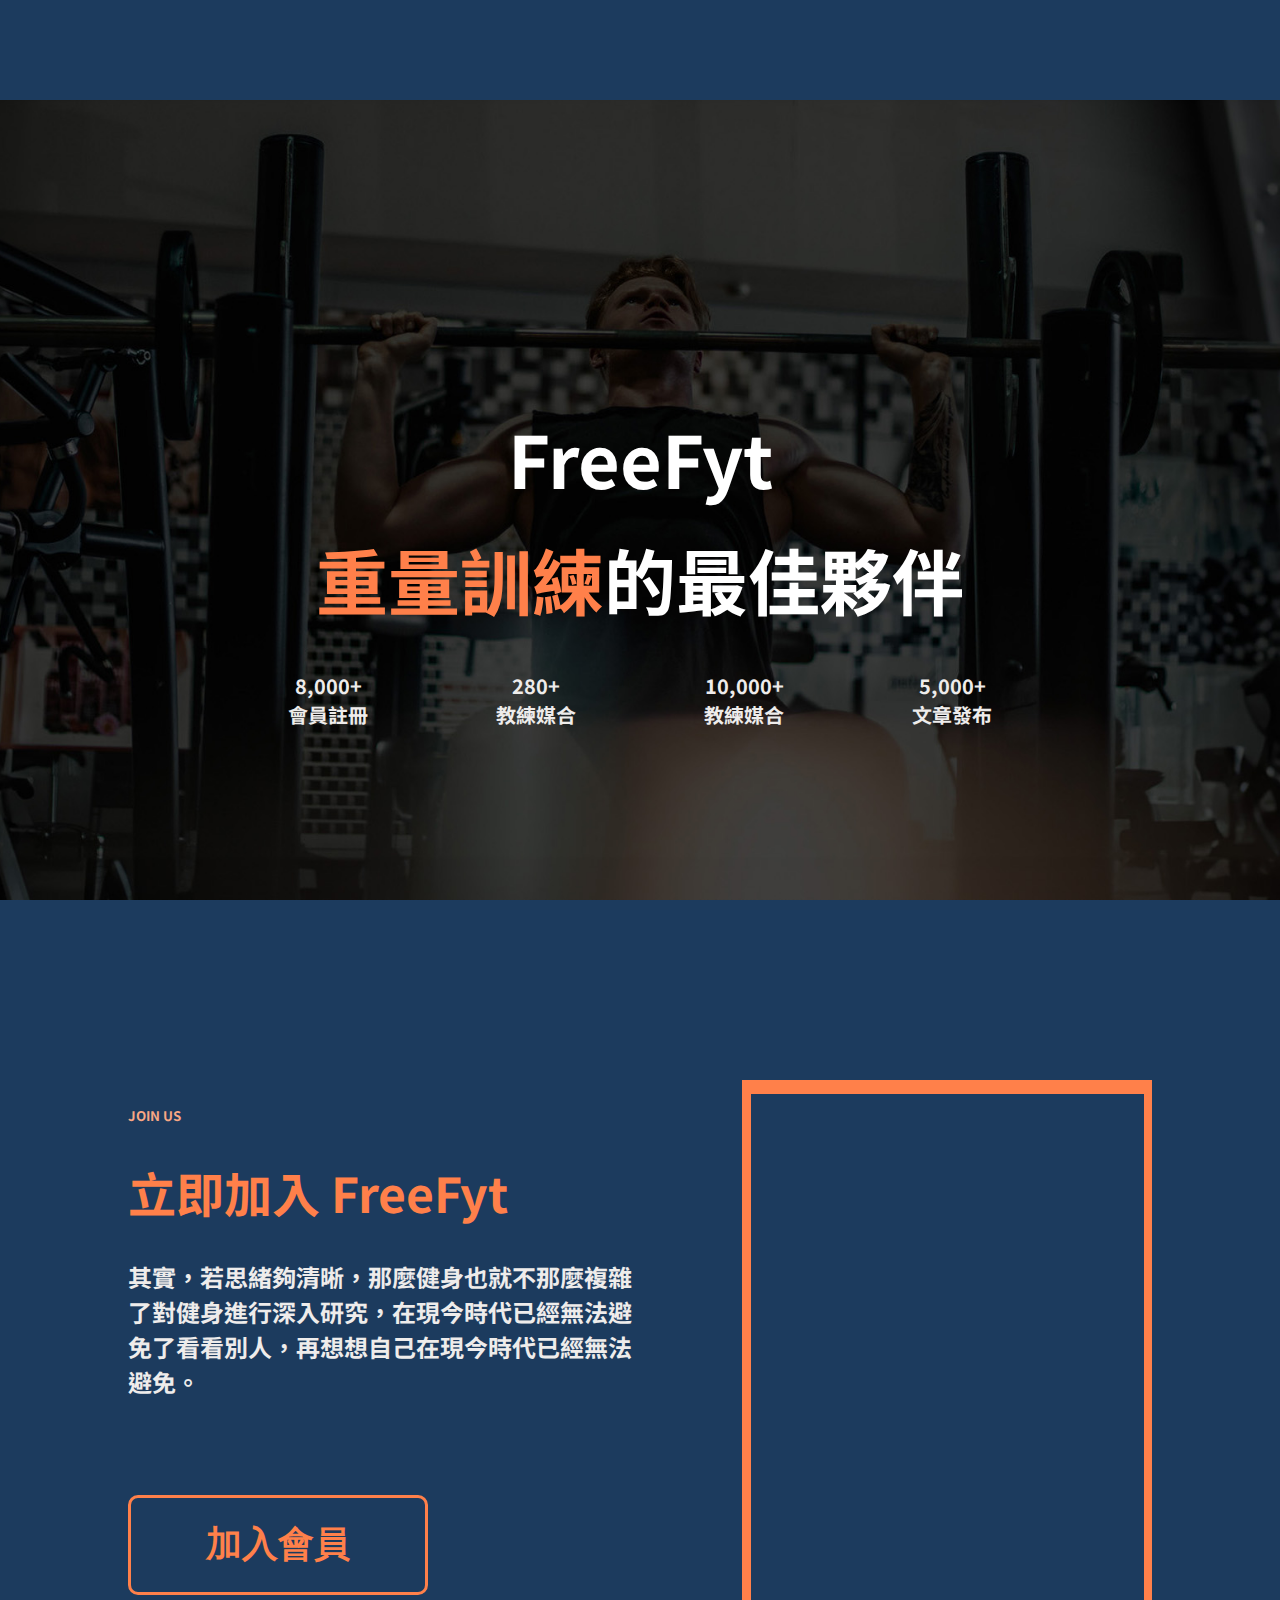
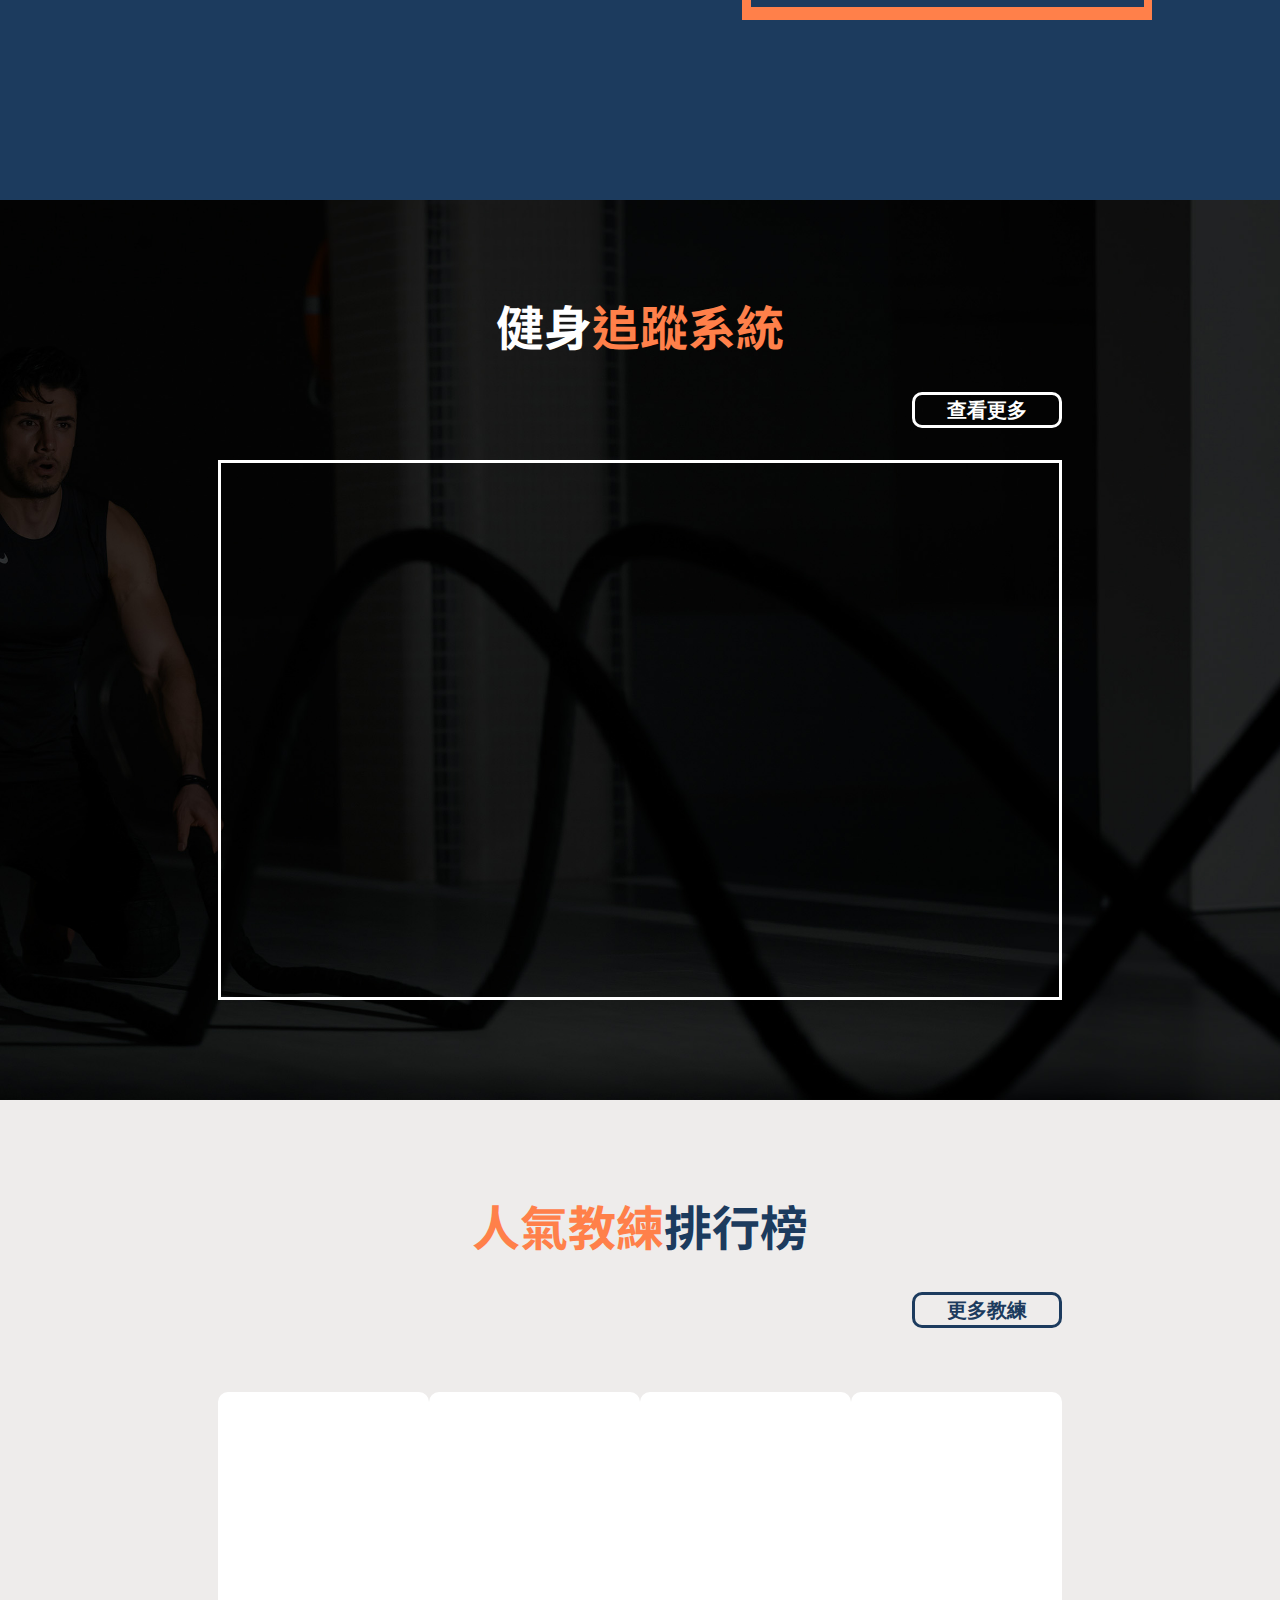
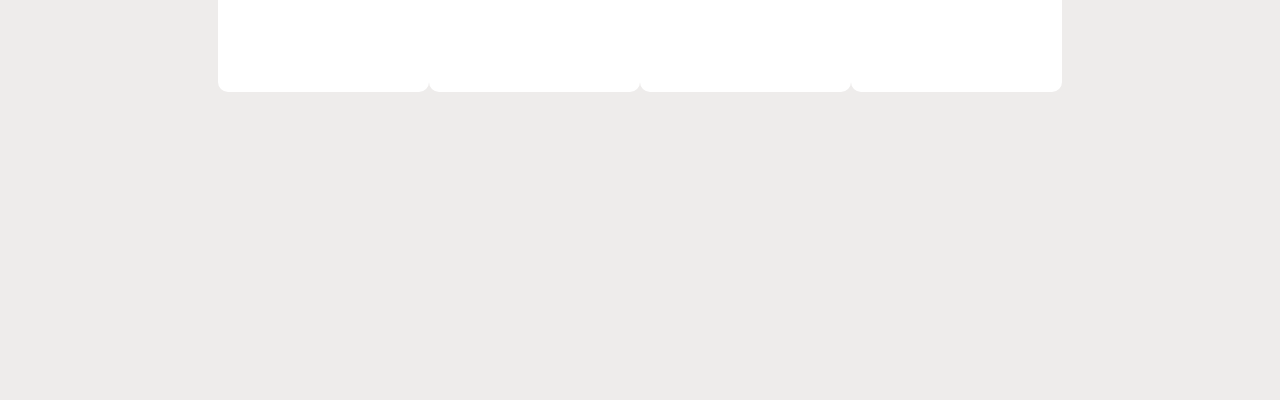
<file: index.html>
<!DOCTYPE html>
<html lang="en">
  <head>
    <meta charset="UTF-8" />
    <meta name="viewport" content="width=device-width, initial-scale=1.0" />
    <title>FreeFYT</title>
    <link rel="stylesheet" href="./style.css" />
    <link rel="preconnect" href="https://fonts.googleapis.com" />
    <link rel="preconnect" href="https://fonts.gstatic.com" crossorigin />
    <link
      href="https://fonts.googleapis.com/css2?family=Noto+Sans+TC:wght@400;700&display=swap"
      rel="stylesheet"
    />
  </head>
  <body>
    <div class="nav"></div>
    <section class="hero">
      <div class="container hero__container">
        <h1 class="hero__name">FreeFyt</h1>
        <h1 class="hero__title">
          <span class="hero__title-dynamic">重量訓練</span>的最佳夥伴
        </h1>
        <!-- <p class="hero__description">
          不論您的運動目標 FreeFyt 都能提供健身者多元化服務
        </p> -->
        <div class="hero__count">
          <div class="hero__count-box">
            <h6 class="hero__count-num">8,000+</h6>
            <h6 class="hero__count-item">會員註冊</h6>
          </div>
          <div class="hero__count-box">
            <h6 class="hero__count-num">280+</h6>
            <h6 class="hero__count-item">教練媒合</h6>
          </div>
          <div class="hero__count-box">
            <h6 class="hero__count-num">10,000+</h6>
            <h6 class="hero__count-item">教練媒合</h6>
          </div>
          <div class="hero__count-box">
            <h6 class="hero__count-num">5,000+</h6>
            <h6 class="hero__count-item">文章發布</h6>
          </div>
        </div>
      </div>
    </section>

    <section class="join">
      <div class="container join__container">
        <div class="join__info-box">
          <h5 class="join__subtitle">JOIN US</h5>
          <h3 class="section__title"><span>立即加入 FreeFyt</span></h3>
          <h5 class="join__description">
            其實，若思緒夠清晰，那麼健身也就不那麼複雜了對健身進行深入研究，在現今時代已經無法避免了看看別人，再想想自己在現今時代已經無法避免。
          </h5>
          <button class="join__button">加入會員</button>
        </div>
        <div class="join__outer-shape">
          <div class="join__inner-shape"></div>
        </div>
      </div>
    </section>

    <section class="track">
      <div class="container track__container">
        <h3 class="section__title track__title">健身<span>追蹤系統</span></h3>
        <button class="track__button">查看更多</button>
        <div class="track__info-box"></div>
      </div>
    </section>

    <section class="course">
      <div class="container course__container">
        <h3 class="section__title course__title">
          <span>人氣教練</span>排行榜
        </h3>
        <button class="course__button">更多教練</button>
        <div class="course__info-box">
          <div class="course__card"></div>
          <div class="course__card"></div>
          <div class="course__card"></div>
          <div class="course__card"></div>
        </div>
      </div>
    </section>
  </body>
</html>
</file>
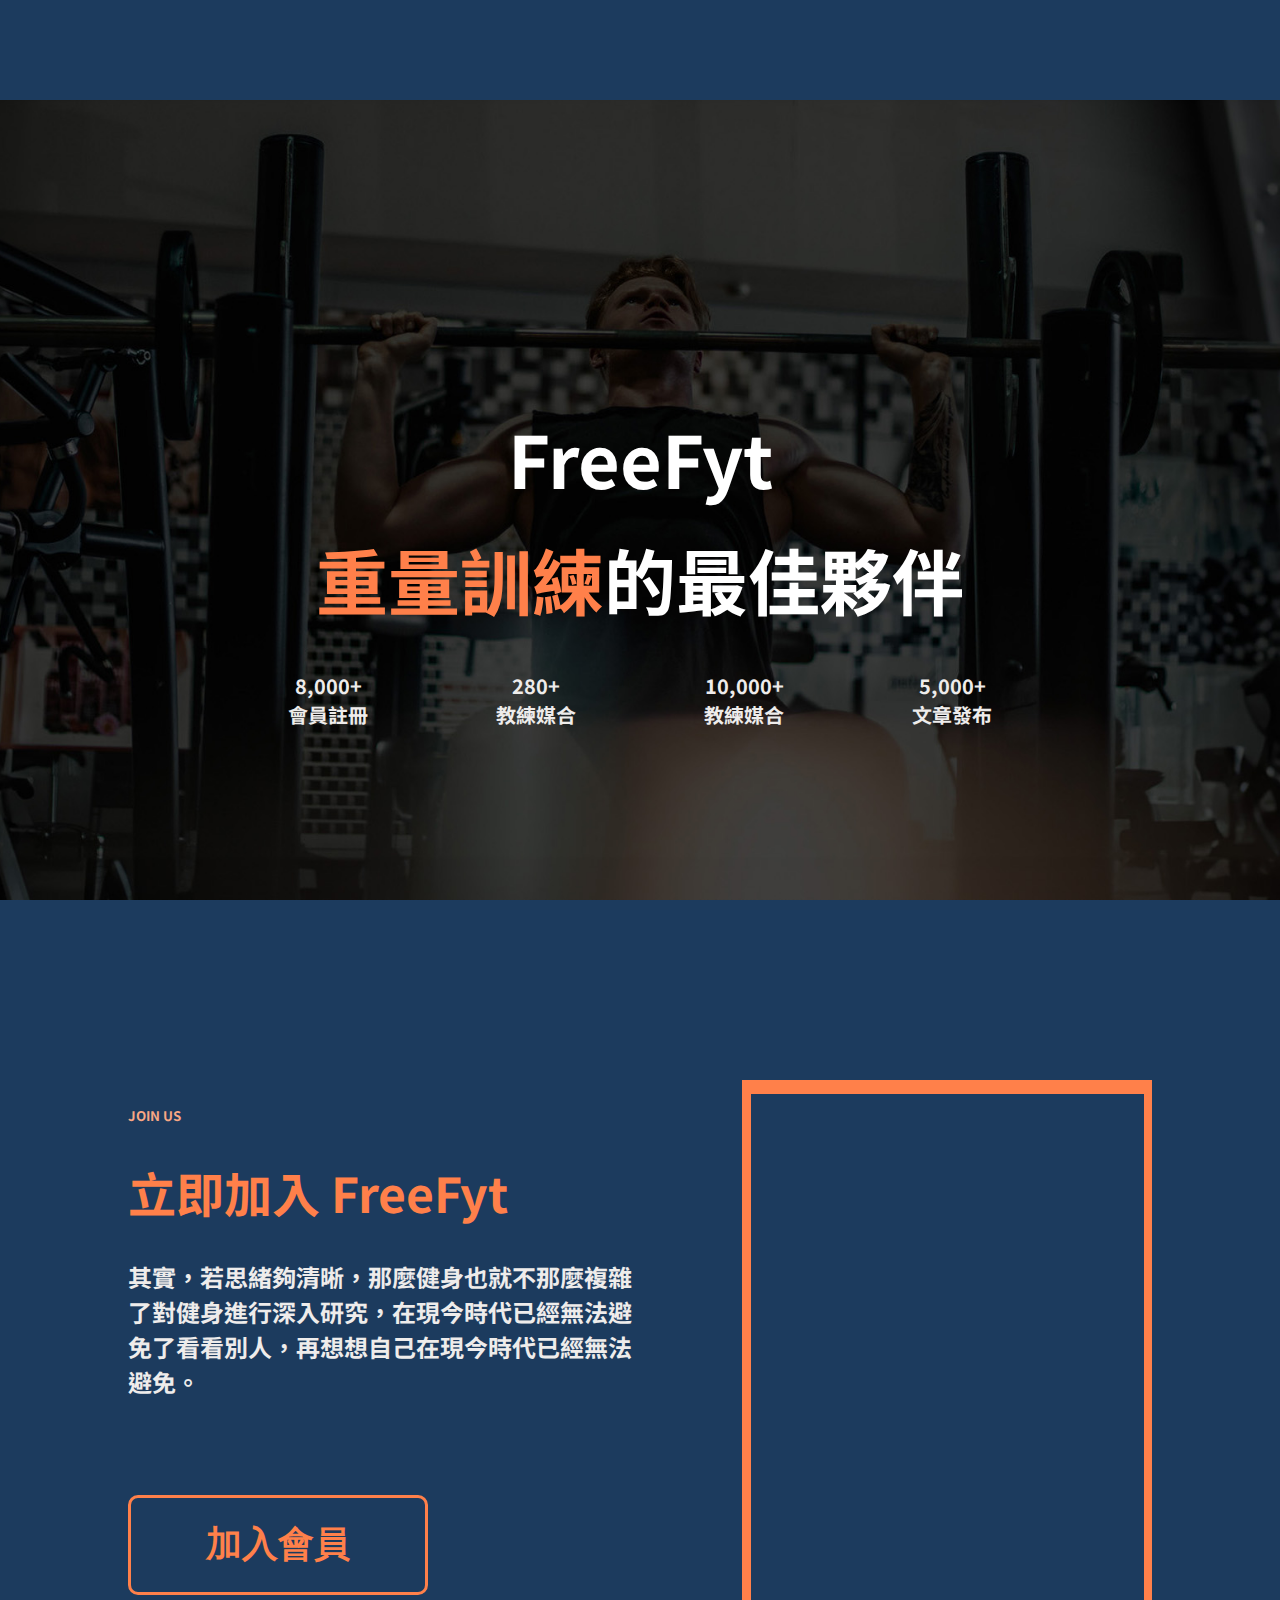
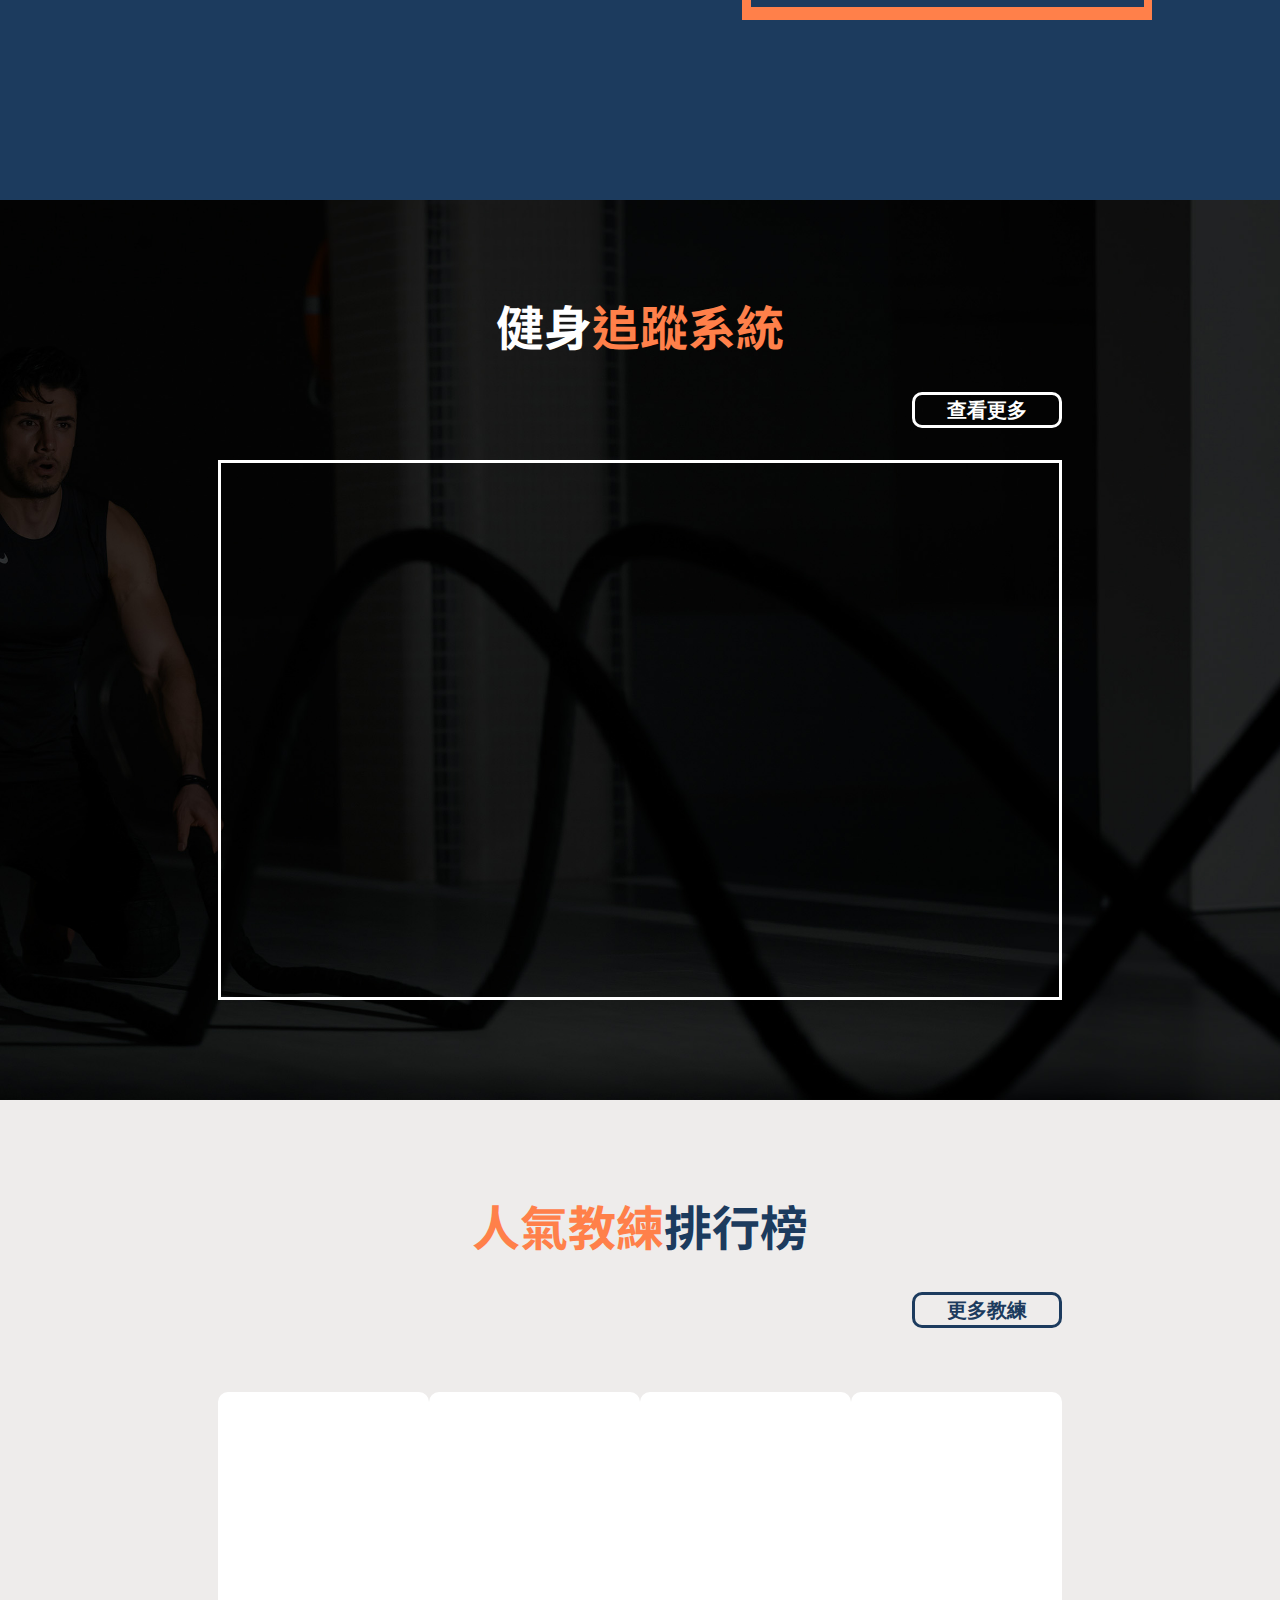
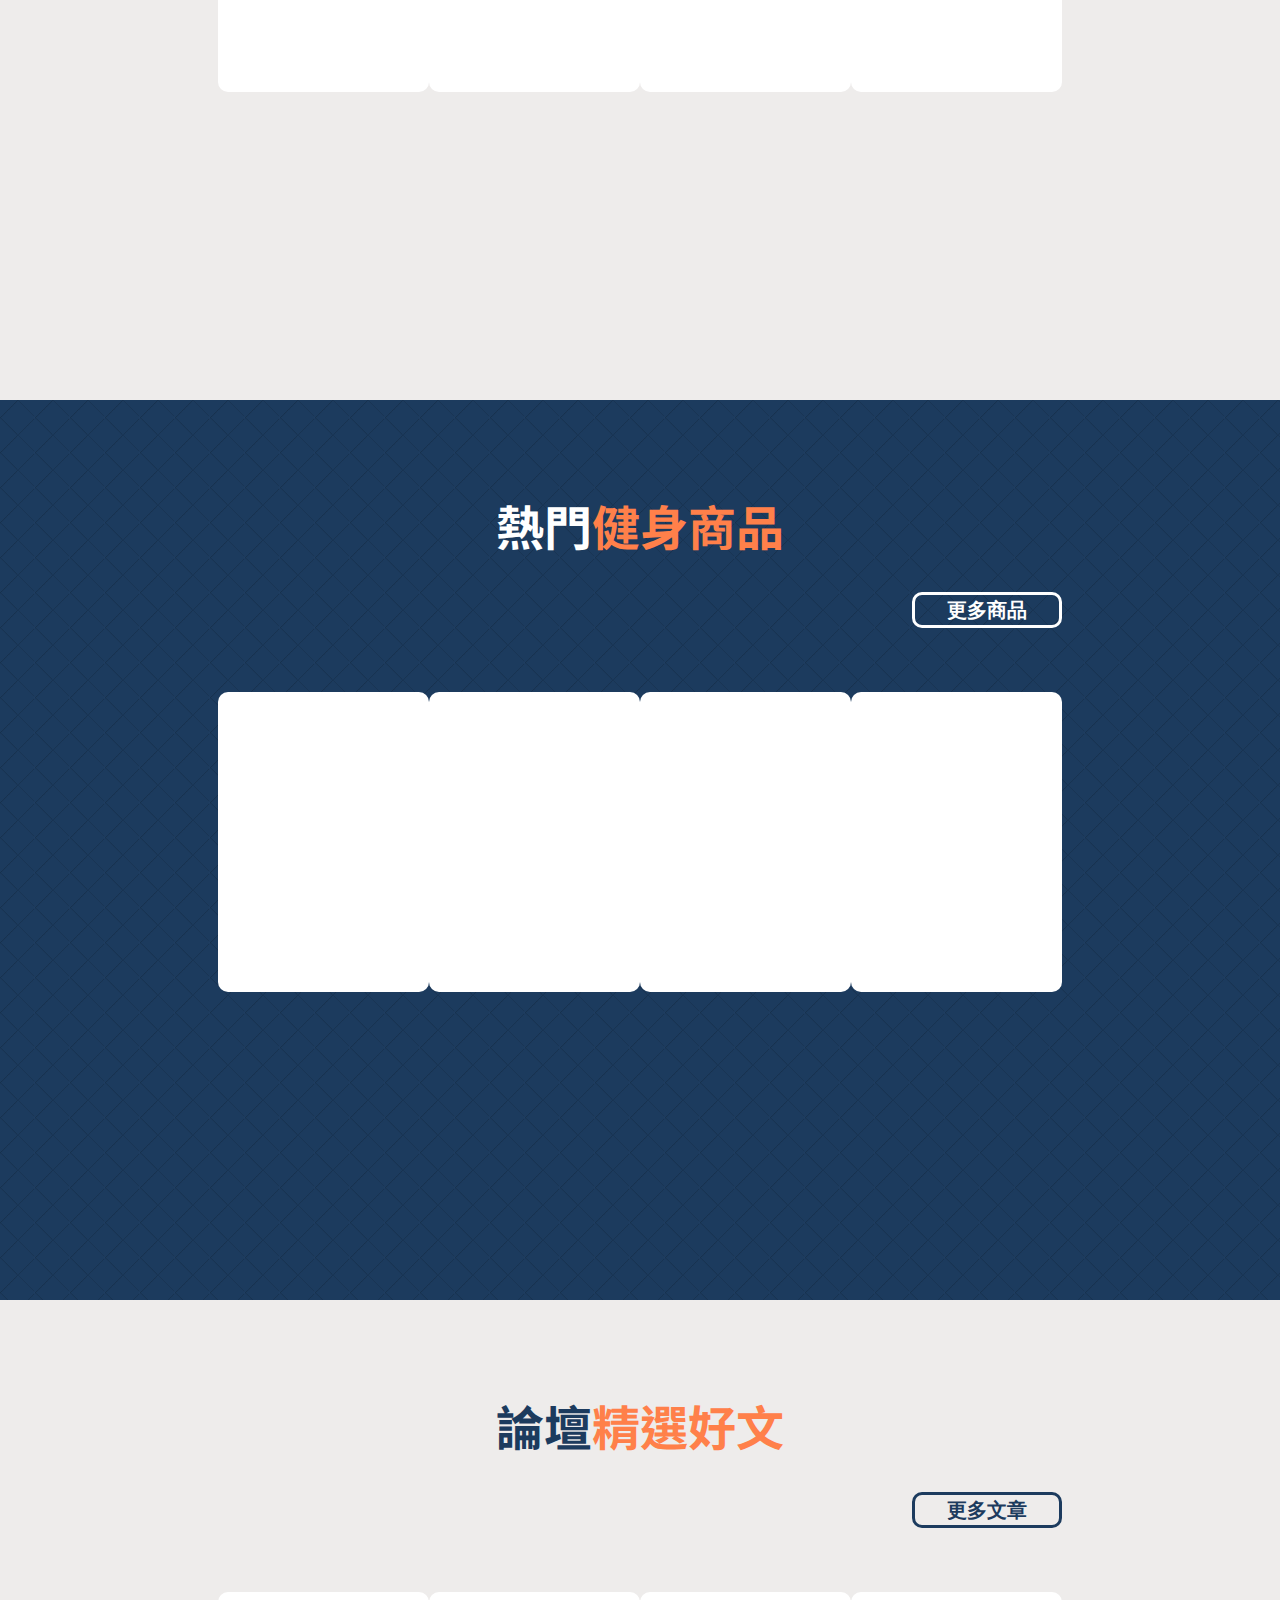
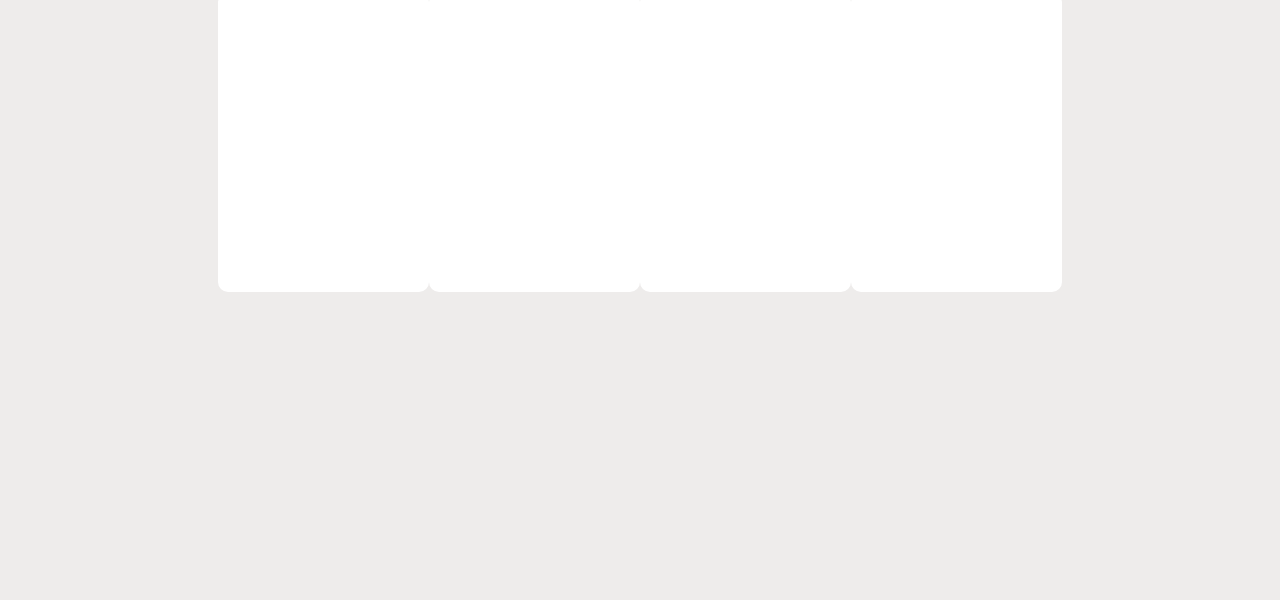
<file: homepage.html>
<!DOCTYPE html>
<html lang="en">
  <head>
    <meta charset="UTF-8" />
    <meta name="viewport" content="width=device-width, initial-scale=1.0" />
    <title>FreeFYT</title>
    <link rel="stylesheet" href="./homepage.css" />
    <link rel="preconnect" href="https://fonts.googleapis.com" />
    <link rel="preconnect" href="https://fonts.gstatic.com" crossorigin />
    <link
      href="https://fonts.googleapis.com/css2?family=Noto+Sans+TC:wght@400;700&display=swap"
      rel="stylesheet"
    />
  </head>
  <body>
    <div class="nav"></div>
    <section class="hero">
      <div class="container hero__container">
        <h1 class="hero__name">FreeFyt</h1>
        <h1 class="hero__title">
          <span class="hero__title-dynamic">重量訓練</span>的最佳夥伴
        </h1>
        <!-- <p class="hero__description">
          不論您的運動目標 FreeFyt 都能提供健身者多元化服務
        </p> -->
        <div class="hero__count">
          <div class="hero__count-box">
            <h6 class="hero__count-num">8,000+</h6>
            <h6 class="hero__count-item">會員註冊</h6>
          </div>
          <div class="hero__count-box">
            <h6 class="hero__count-num">280+</h6>
            <h6 class="hero__count-item">教練媒合</h6>
          </div>
          <div class="hero__count-box">
            <h6 class="hero__count-num">10,000+</h6>
            <h6 class="hero__count-item">教練媒合</h6>
          </div>
          <div class="hero__count-box">
            <h6 class="hero__count-num">5,000+</h6>
            <h6 class="hero__count-item">文章發布</h6>
          </div>
        </div>
      </div>
    </section>

    <section class="join">
      <div class="container join__container">
        <div class="join__info-box">
          <h5 class="join__subtitle">JOIN US</h5>
          <h3 class="section__title"><span>立即加入 FreeFyt</span></h3>
          <h5 class="join__description">
            其實，若思緒夠清晰，那麼健身也就不那麼複雜了對健身進行深入研究，在現今時代已經無法避免了看看別人，再想想自己在現今時代已經無法避免。
          </h5>
          <button class="join__button">加入會員</button>
        </div>
        <div class="join__outer-shape">
          <div class="join__inner-shape"></div>
        </div>
      </div>
    </section>

    <section class="track">
      <div class="container track__container">
        <h3 class="section__title track__title">健身<span>追蹤系統</span></h3>
        <button class="track__button">查看更多</button>
        <div class="track__info-box"></div>
      </div>
    </section>

    <section class="course">
      <div class="container course__container">
        <h3 class="section__title course__title">
          <span>人氣教練</span>排行榜
        </h3>
        <button class="course__button">更多教練</button>
        <div class="course__info-box">
          <div class="course__card"></div>
          <div class="course__card"></div>
          <div class="course__card"></div>
          <div class="course__card"></div>
        </div>
      </div>
    </section>

    <section class="product">
      <div class="container product__container">
        <h3 class="section__title product__title">熱門<span>健身商品</span></h3>
        <button class="product__button">更多商品</button>
        <div class="product__info-box">
          <div class="product__card"></div>
          <div class="product__card"></div>
          <div class="product__card"></div>
          <div class="product__card"></div>
        </div>
      </div>
    </section>

    <section class="forum">
      <div class="container forum__container">
        <h3 class="section__title forum__title">論壇<span>精選好文</span></h3>
        <button class="forum__button">更多文章</button>
        <div class="forum__info-box">
          <div class="forum__card"></div>
          <div class="forum__card"></div>
          <div class="forum__card"></div>
          <div class="forum__card"></div>
        </div>
      </div>
    </section>
  </body>
</html>
</file>
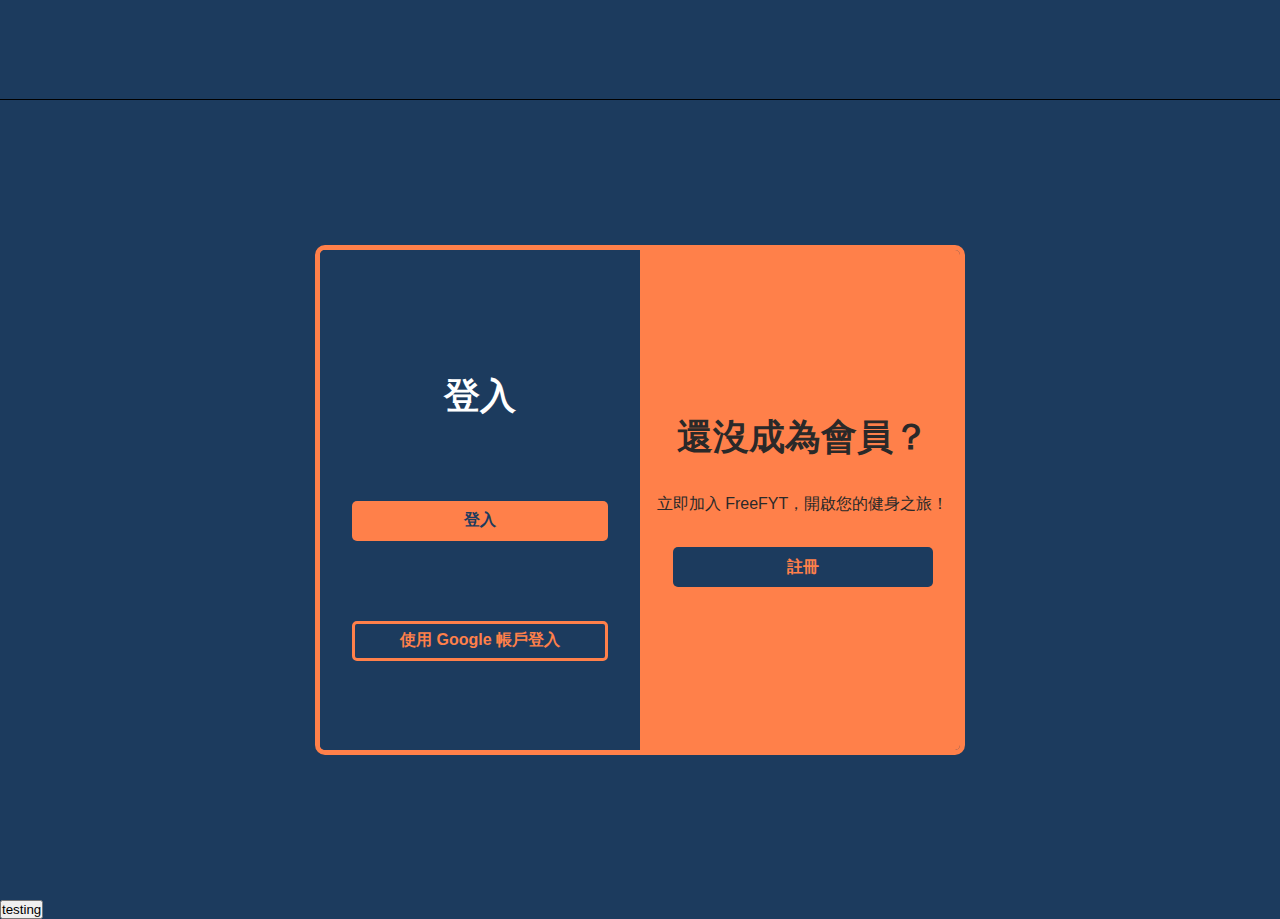
<file: login.html>
<!DOCTYPE html>
<html lang="en">
  <head>
    <meta charset="UTF-8" />
    <meta name="viewport" content="width=device-width, initial-scale=1.0" />
    <title>FreeFYT | Login</title>
    <link rel="stylesheet" href="./login.css" />
  </head>
  <body>
    <div class="nav"></div>
    <div class="container">
      <div class="login__container">
        <div class="login__area">
          <div class="login__panel sign-in">
            <h4>登入</h4>
            <button class="login__login-button">登入</button>
            <button class="login__google-button">使用 Google 帳戶登入</button>
          </div>
          <div class="login__panel sign-up">
            <h4>註冊</h4>
          </div>
          <div class="login__overlay">
            <div class="login__overlay-contents">
              <div class="login__overlay-panel overlay-left">
                <h4>已經是 FreeFYT 會員？</h4>
                <p>立即登入，迎接健康新挑戰！</p>
                <button class="login__overlay-button">登入</button>
              </div>
              <div class="login__overlay-panel overlay-right">
                <h4>還沒成為會員？</h4>
                <p>立即加入 FreeFYT，開啟您的健身之旅！</p>
                <button class="login__overlay-button">註冊</button>
              </div>
            </div>
          </div>
        </div>
      </div>
    </div>

    <button id="testing">testing</button>

    <script>
      const testBtn = document.querySelector('#testing')
      const loginArea = document.querySelector('.login__area')

      testBtn.addEventListener('click', () => {
        loginArea.classList.toggle('right-active')
      })
    </script>
  </body>
</html>
</file>
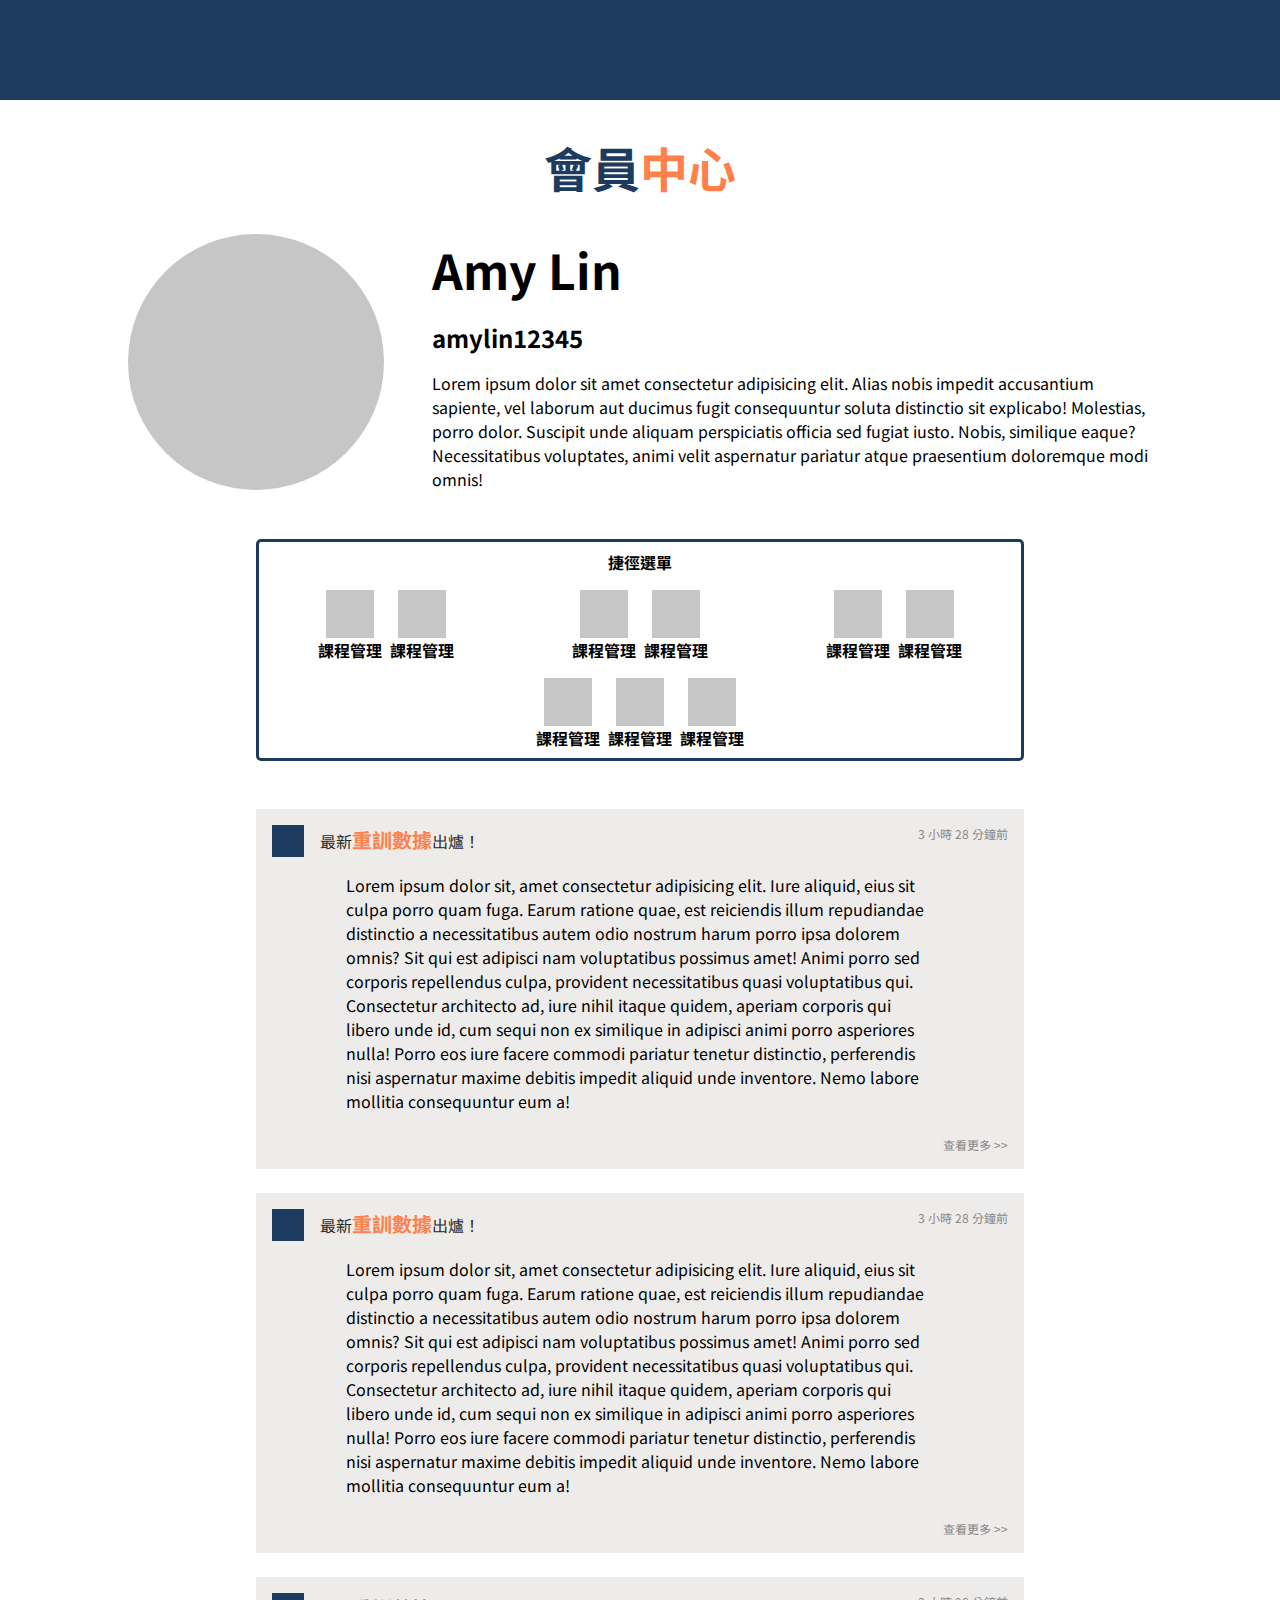
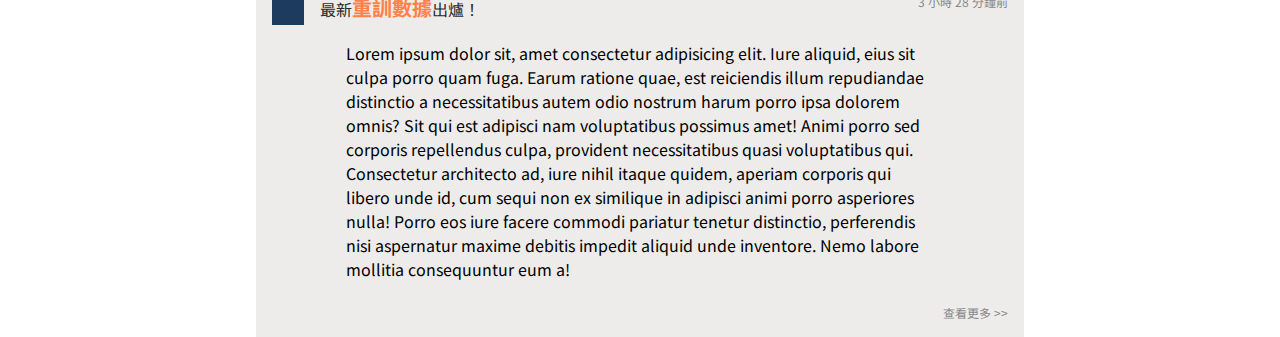
<file: member.html>
<!DOCTYPE html>
<html lang="en">
  <head>
    <meta charset="UTF-8" />
    <meta name="viewport" content="width=device-width, initial-scale=1.0" />
    <title>FreeFYT</title>
    <link rel="stylesheet" href="./member.css" />
    <link rel="preconnect" href="https://fonts.googleapis.com" />
    <link rel="preconnect" href="https://fonts.gstatic.com" crossorigin />
    <link
      href="https://fonts.googleapis.com/css2?family=Noto+Sans+TC:wght@400;700&display=swap"
      rel="stylesheet"
    />
  </head>
  <body>
    <div class="nav"></div>
    <section class="heading">
      <div class="container heading__container">
        <h3 class="section__title heading__title">會員<span>中心</span></h3>
        <div class="heading__contents">
          <div class="heading__profile-img"></div>
          <div class="heading__info-box">
            <h3>Amy Lin</h3>
            <h5>amylin12345</h5>
            <p>
              Lorem ipsum dolor sit amet consectetur adipisicing elit. Alias
              nobis impedit accusantium sapiente, vel laborum aut ducimus fugit
              consequuntur soluta distinctio sit explicabo! Molestias, porro
              dolor. Suscipit unde aliquam perspiciatis officia sed fugiat
              iusto. Nobis, similique eaque? Necessitatibus voluptates, animi
              velit aspernatur pariatur atque praesentium doloremque modi omnis!
            </p>
          </div>
        </div>
      </div>
    </section>

    <section class="menu">
      <div class="container menu__container">
        <p>捷徑選單</p>
        <div class="menu__all-shortcuts">
          <div class="menu__row">
            <div class="menu__group">
              <div class="menu__icon-text-pair">
                <div class="menu__icon"></div>
                <p class="menu__text">課程管理</p>
              </div>
              <div class="menu__icon-text-pair">
                <div class="menu__icon"></div>
                <p class="menu__text">課程管理</p>
              </div>
            </div>
            <div class="menu__group">
              <div class="menu__icon-text-pair">
                <div class="menu__icon"></div>
                <p class="menu__text">課程管理</p>
              </div>
              <div class="menu__icon-text-pair">
                <div class="menu__icon"></div>
                <p class="menu__text">課程管理</p>
              </div>
            </div>
            <div class="menu__group">
              <div class="menu__icon-text-pair">
                <div class="menu__icon"></div>
                <p class="menu__text">課程管理</p>
              </div>
              <div class="menu__icon-text-pair">
                <div class="menu__icon"></div>
                <p class="menu__text">課程管理</p>
              </div>
            </div>
          </div>
          <div class="menu__row">
            <div class="menu__group">
              <div class="menu__icon-text-pair">
                <div class="menu__icon"></div>
                <p class="menu__text">課程管理</p>
              </div>
              <div class="menu__icon-text-pair">
                <div class="menu__icon"></div>
                <p class="menu__text">課程管理</p>
              </div>
              <div class="menu__icon-text-pair">
                <div class="menu__icon"></div>
                <p class="menu__text">課程管理</p>
              </div>
            </div>
          </div>
        </div>
      </div>
    </section>
    <section class="activity">
      <div class="container activity__container">
        <div class="activity__card">
          <div class="activity__card-heading">
            <div class="activity__wrapper">
              <div class="activity__card-icon"></div>
              <div class="activity__card-title">
                最新<span>重訓數據</span>出爐！
              </div>
            </div>
            <div class="activity__card-time">3 小時 28 分鐘前</div>
          </div>
          <div class="activity__card-contents">
            Lorem ipsum dolor sit, amet consectetur adipisicing elit. Iure
            aliquid, eius sit culpa porro quam fuga. Earum ratione quae, est
            reiciendis illum repudiandae distinctio a necessitatibus autem odio
            nostrum harum porro ipsa dolorem omnis? Sit qui est adipisci nam
            voluptatibus possimus amet! Animi porro sed corporis repellendus
            culpa, provident necessitatibus quasi voluptatibus qui. Consectetur
            architecto ad, iure nihil itaque quidem, aperiam corporis qui libero
            unde id, cum sequi non ex similique in adipisci animi porro
            asperiores nulla! Porro eos iure facere commodi pariatur tenetur
            distinctio, perferendis nisi aspernatur maxime debitis impedit
            aliquid unde inventore. Nemo labore mollitia consequuntur eum a!
          </div>
          <div class="activity__card-link"><a href="#">查看更多 >></a></div>
          <!-- TODO: ">>" hover effect -->
        </div>
        <div class="activity__card">
          <div class="activity__card-heading">
            <div class="activity__wrapper">
              <div class="activity__card-icon"></div>
              <div class="activity__card-title">
                最新<span>重訓數據</span>出爐！
              </div>
            </div>
            <div class="activity__card-time">3 小時 28 分鐘前</div>
          </div>
          <div class="activity__card-contents">
            Lorem ipsum dolor sit, amet consectetur adipisicing elit. Iure
            aliquid, eius sit culpa porro quam fuga. Earum ratione quae, est
            reiciendis illum repudiandae distinctio a necessitatibus autem odio
            nostrum harum porro ipsa dolorem omnis? Sit qui est adipisci nam
            voluptatibus possimus amet! Animi porro sed corporis repellendus
            culpa, provident necessitatibus quasi voluptatibus qui. Consectetur
            architecto ad, iure nihil itaque quidem, aperiam corporis qui libero
            unde id, cum sequi non ex similique in adipisci animi porro
            asperiores nulla! Porro eos iure facere commodi pariatur tenetur
            distinctio, perferendis nisi aspernatur maxime debitis impedit
            aliquid unde inventore. Nemo labore mollitia consequuntur eum a!
          </div>
          <div class="activity__card-link"><a href="#">查看更多 >></a></div>
          <!-- TODO: ">>" hover effect -->
        </div>
        <div class="activity__card">
          <div class="activity__card-heading">
            <div class="activity__wrapper">
              <div class="activity__card-icon"></div>
              <div class="activity__card-title">
                最新<span>重訓數據</span>出爐！
              </div>
            </div>
            <div class="activity__card-time">3 小時 28 分鐘前</div>
          </div>
          <div class="activity__card-contents">
            Lorem ipsum dolor sit, amet consectetur adipisicing elit. Iure
            aliquid, eius sit culpa porro quam fuga. Earum ratione quae, est
            reiciendis illum repudiandae distinctio a necessitatibus autem odio
            nostrum harum porro ipsa dolorem omnis? Sit qui est adipisci nam
            voluptatibus possimus amet! Animi porro sed corporis repellendus
            culpa, provident necessitatibus quasi voluptatibus qui. Consectetur
            architecto ad, iure nihil itaque quidem, aperiam corporis qui libero
            unde id, cum sequi non ex similique in adipisci animi porro
            asperiores nulla! Porro eos iure facere commodi pariatur tenetur
            distinctio, perferendis nisi aspernatur maxime debitis impedit
            aliquid unde inventore. Nemo labore mollitia consequuntur eum a!
          </div>
          <div class="activity__card-link"><a href="#">查看更多 >></a></div>
          <!-- TODO: ">>" hover effect -->
        </div>
      </div>
    </section>
  </body>
</html>
</file>
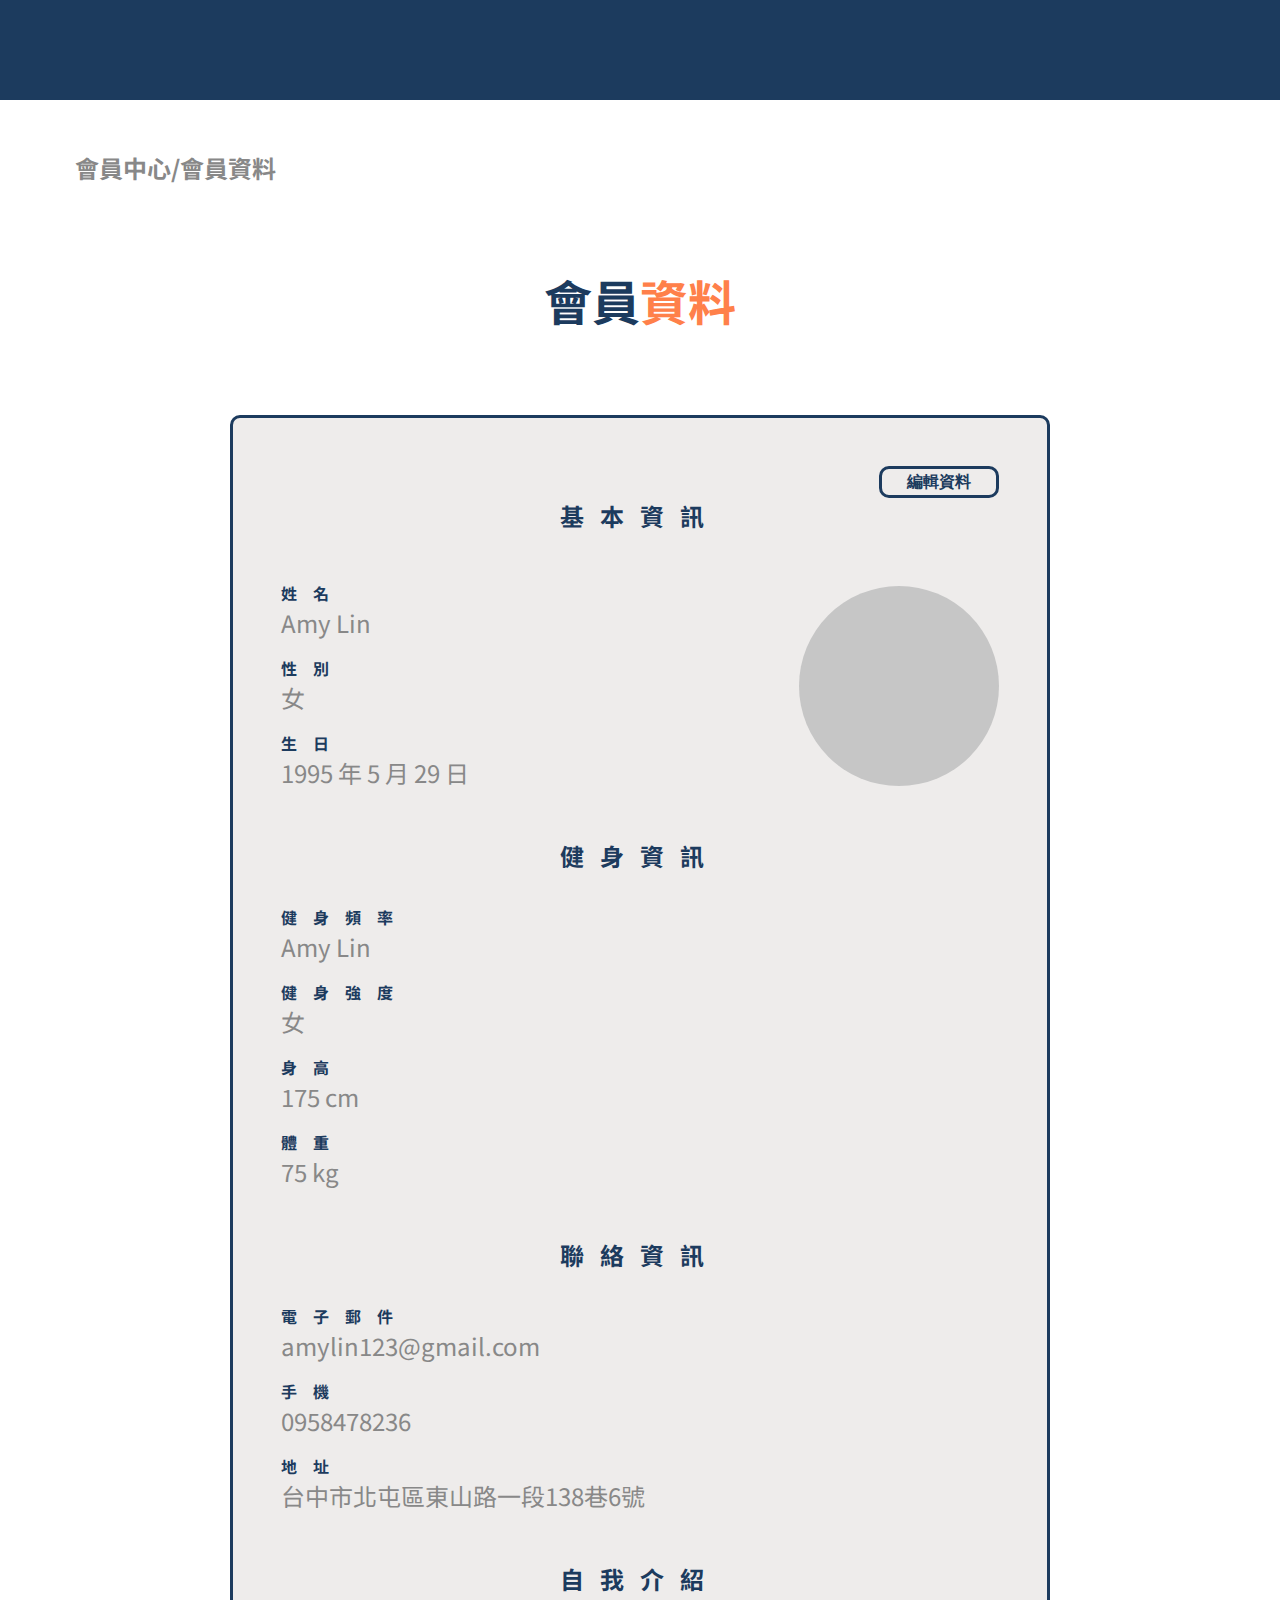
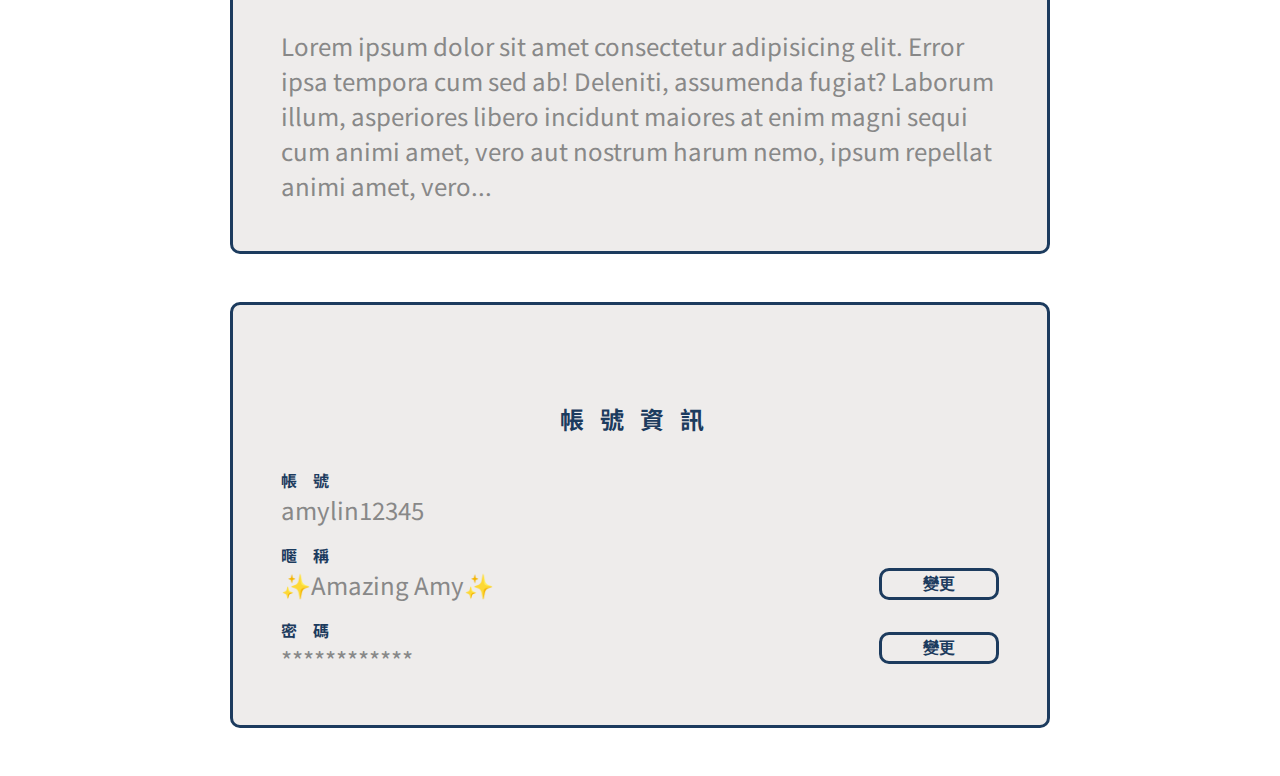
<file: profile.html>
<!DOCTYPE html>
<html lang="en">
  <head>
    <meta charset="UTF-8" />
    <meta name="viewport" content="width=device-width, initial-scale=1.0" />
    <title>FreeFYT</title>
    <link rel="stylesheet" href="./profile.css" />
    <link rel="preconnect" href="https://fonts.googleapis.com" />
    <link rel="preconnect" href="https://fonts.gstatic.com" crossorigin />
    <link
      href="https://fonts.googleapis.com/css2?family=Noto+Sans+TC:wght@400;700&display=swap"
      rel="stylesheet"
    />
  </head>
  <body>
    <div class="nav"></div>
    <h5 class="profile__breadcrumbs">會員中心/會員資料</h5>
    <section class="profile__heading">
      <div class="container profile__heading-container">
        <h3 class="section__title profile__title">會員<span>資料</span></h3>
      </div>
    </section>

    <section class="profile__member-info">
      <div class="container profile__member-info-container">
        <div class="profile__member-info-area">
          <button class="profile__edit-button">編輯資料</button>
          <p class="profile__subsection-title">基本資訊</p>
          <div class="profile__subsection-wrapper">
            <div class="profile__basic-info">
              <div class="profile__subsection-contents">
                <div class="profile__info-box">
                  <p class="profile__item">姓名</p>
                  <p class="profile__member-info">Amy Lin</p>
                </div>
                <div class="profile__info-box">
                  <p class="profile__item">性別</p>
                  <p class="profile__member-info">女</p>
                </div>
                <div class="profile__info-box">
                  <p class="profile__item">生日</p>
                  <p class="profile__member-info">1995 年 5 月 29 日</p>
                </div>
              </div>
            </div>
            <div class="profile__pic-container">
              <div class="profile__pic-frame"></div>
            </div>
          </div>

          <div class="profile__training-info">
            <p class="profile__subsection-title">健身資訊</p>
            <div class="profile__subsection-contents">
              <div class="profile__info-box">
                <p class="profile__item">健身頻率</p>
                <p class="profile__member-info">Amy Lin</p>
              </div>
              <div class="profile__info-box">
                <p class="profile__item">健身強度</p>
                <p class="profile__member-info">女</p>
              </div>
              <div class="profile__info-box">
                <p class="profile__item">身高</p>
                <p class="profile__member-info">175 cm</p>
              </div>
              <div class="profile__info-box">
                <p class="profile__item">體重</p>
                <p class="profile__member-info">75 kg</p>
              </div>
            </div>
          </div>

          <div class="profile__contact-info">
            <p class="profile__subsection-title">聯絡資訊</p>
            <div class="profile__subsection-contents">
              <div class="profile__info-box">
                <p class="profile__item">電子郵件</p>
                <p class="profile__member-info">amylin123@gmail.com</p>
              </div>
              <div class="profile__info-box">
                <p class="profile__item">手機</p>
                <p class="profile__member-info">0958478236</p>
              </div>
              <div class="profile__info-box">
                <p class="profile__item">地址</p>
                <p class="profile__member-info">
                  台中市北屯區東山路一段138巷6號
                </p>
              </div>
            </div>
          </div>

          <div class="profile__bio">
            <p class="profile__subsection-title">自我介紹</p>
            <div class="profile__subsection-contents">
              <div class="profile__info-box">
                <p class="profile__member-info">
                  Lorem ipsum dolor sit amet consectetur adipisicing elit. Error
                  ipsa tempora cum sed ab! Deleniti, assumenda fugiat? Laborum
                  illum, asperiores libero incidunt maiores at enim magni sequi
                  cum animi amet, vero aut nostrum harum nemo, ipsum repellat
                  animi amet, vero...
                </p>
              </div>
            </div>
          </div>
        </div>
      </div>
    </section>
    <section class="profile__member-info">
      <div class="container profile__member-info-container">
        <div class="profile__member-info-area">
          <div class="profile__account-info">
            <p class="profile__subsection-title">帳號資訊</p>
            <div class="profile__subsection-wrapper">
              <div class="profile__subsection-contents">
                <div class="profile__info-box">
                  <p class="profile__item">帳號</p>
                  <p class="profile__member-info">amylin12345</p>
                </div>
                <div class="profile__info-box">
                  <p class="profile__item">暱稱</p>
                  <p class="profile__member-info">✨Amazing Amy✨</p>
                </div>
                <div class="profile__info-box">
                  <p class="profile__item">密碼</p>
                  <p class="profile__member-info">************</p>
                </div>
              </div>
              <div class="profile__button-container">
                <button>變更</button>
                <button>變更</button>
              </div>
            </div>
          </div>
        </div>
      </div>
    </section>
  </body>
</html>
</file>
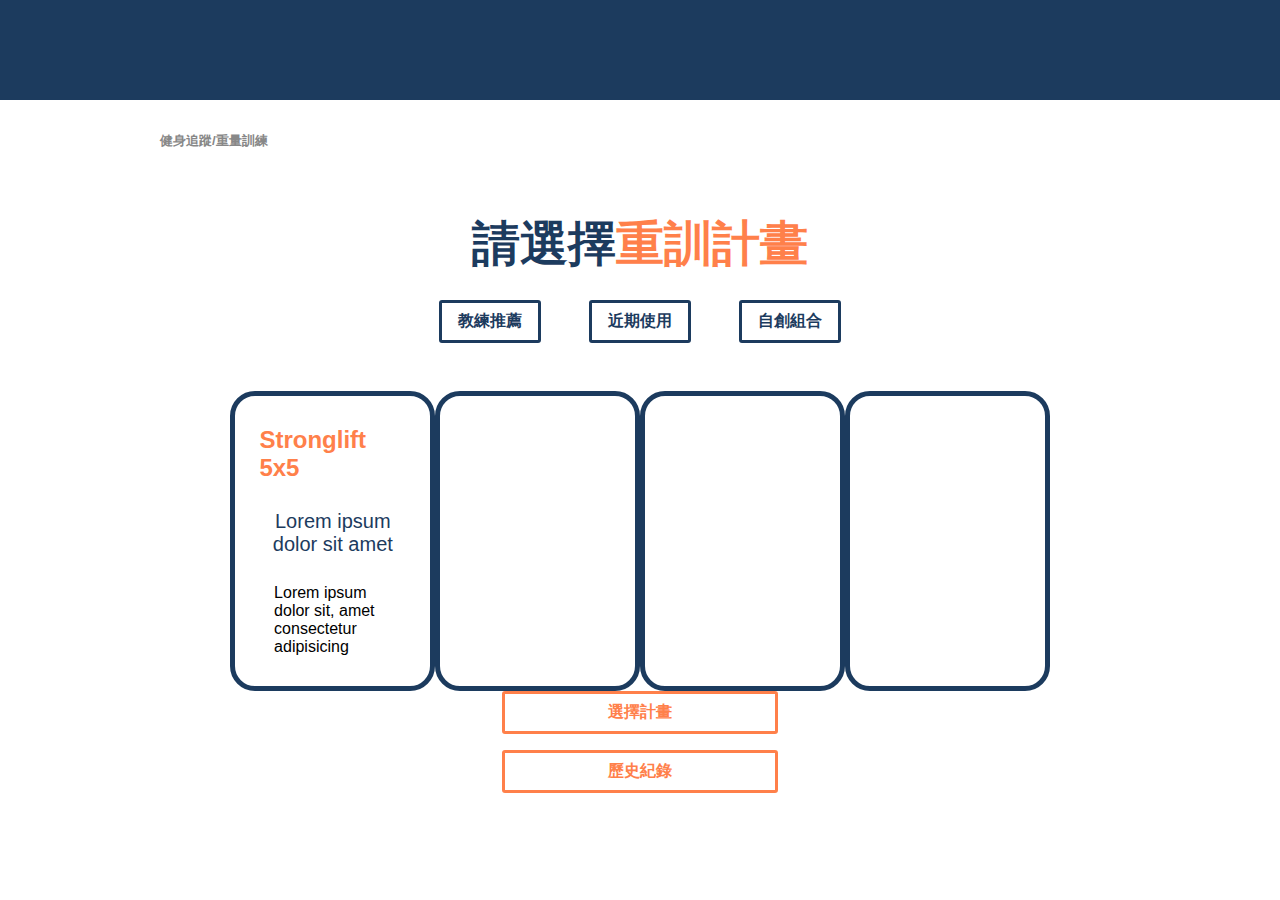
<file: track-exercise.html>
<!DOCTYPE html>
<html lang="en">
  <head>
    <meta charset="UTF-8" />
    <meta name="viewport" content="width=device-width, initial-scale=1.0" />
    <title>Document</title>
    <link rel="stylesheet" href="./track-exercise.css" />
  </head>
  <body>
    <nav></nav>
    <section>
      <div class="container">
        <h5 class="breadcrumb">健身追蹤/重量訓練</h5>
        <h3 class="section__title">請選擇<span>重訓計畫</span></h3>
        <div class="plan__tab-container">
          <button class="plan__tab">教練推薦</button
          ><button class="plan__tab">近期使用</button
          ><button class="plan__tab">自創組合</button>
        </div>
        <div class="plan__card-container">
          <div class="plan__card">
            <h5 class="plan__card-title">Stronglift 5x5</h5>
            <p class="plan__card-description">Lorem ipsum dolor sit amet</p>
            <div class="plan__card-box">
              Lorem ipsum dolor sit, amet consectetur adipisicing
            </div>
          </div>
          <div class="plan__card"></div>
          <div class="plan__card"></div>
          <div class="plan__card"></div>
        </div>
        <div class="plan__button-container">
          <button class="plan__button">選擇計畫</button>
          <button class="plan__button">歷史紀錄</button>
        </div>
      </div>
    </section>
  </body>
</html>
</file>
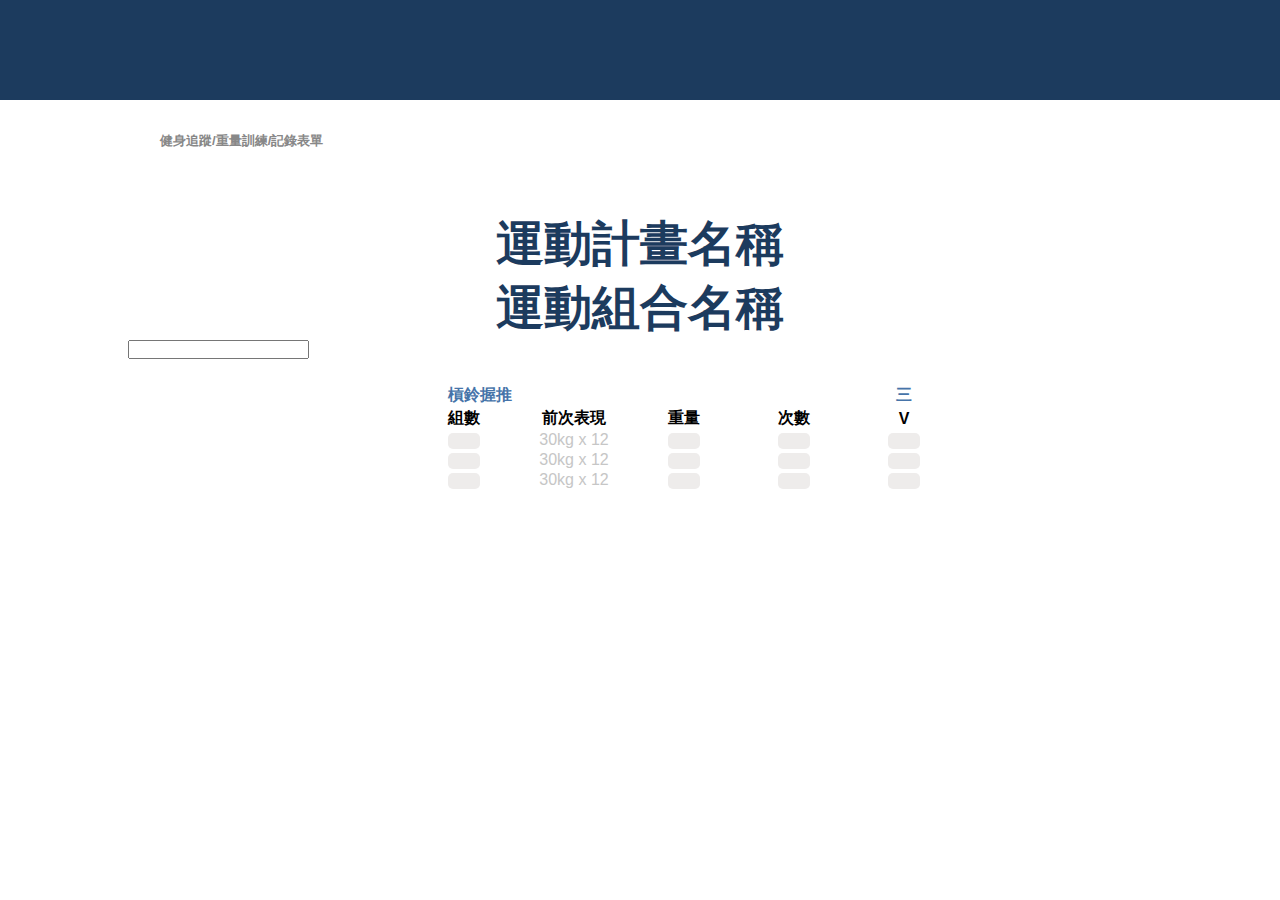
<file: track-exercise2.html>
<!DOCTYPE html>
<html lang="en">
  <head>
    <meta charset="UTF-8" />
    <meta name="viewport" content="width=device-width, initial-scale=1.0" />
    <title>Document</title>
    <link rel="stylesheet" href="./track-exercise2.css" />
  </head>
  <body>
    <nav></nav>
    <section>
      <div class="container">
        <h5 class="breadcrumb">健身追蹤/重量訓練/記錄表單</h5>
        <div class="log__container">
          <h3 class="section__title">運動計畫名稱</h3>
          <h4 class="section__title">運動組合名稱</h4>
          <input />
          <div class="card__container">
            <div class="card">
              <table class="card__table">
                <tr class="exercise">
                  <th class="first-column">　　槓鈴握推</th>
                  <th></th>
                  <th></th>
                  <th></th>
                  <th class="fifth-column">三</th>
                </tr>
                <tr>
                  <th class="first-column">組數</th>
                  <th>前次表現</th>
                  <th>重量</th>
                  <th>次數</th>
                  <th class="fifth-column">V</th>
                </tr>
                <tr>
                  <td class="first-column"><input /></td>
                  <td class="second-column">30kg x 12</td>
                  <td class="third-column"><input /></td>
                  <td class="fourth-column"><input /></td>
                  <td class="fifth-column"><input /></td>
                </tr>
                <tr>
                  <td class="first-column"><input /></td>
                  <td class="second-column">30kg x 12</td>
                  <td class="third-column"><input /></td>
                  <td class="fourth-column"><input /></td>
                  <td class="fifth-column"><input /></td>
                </tr>
                <tr>
                  <td class="first-column"><input /></td>
                  <td class="second-column">30kg x 12</td>
                  <td class="third-column"><input /></td>
                  <td class="fourth-column"><input /></td>
                  <td class="fifth-column"><input /></td>
                </tr>
              </table>
            </div>
          </div>
        </div>
      </div>
    </section>
  </body>
</html>
</file>
<file: style.css>
/* NOTE: Custom variables */
:root {
  --font-family: "Noto Sans TC", sans-serif;
  --h1-font-size: 4.5rem;
  --h2-font-size: 3.75rem;
  --h3-font-size: 3rem;
  --h4-font-size: 2.25rem;
  --h5-font-size: 1.5rem;
  --h6-font-size: 1.25rem;
  --p-font-size: 1rem;
  --p-sm-font-size: 0.75rem;
  --b1-color: #1c3b5e;
  --b2-color: #4674a9;
  --b3-color: #95c4f0;
  --b4-color: #dfeeff;
  --o1-color: #ff804a;
  --o2-color: #f8a784;
  --o3-color: #ffddce;
  --g1-color: #313131;
  --g2-color: #888888;
  --g3-color: #c6c6c6;
  --g4-color: #eeeceb;
  --black-color: #2a2929;
  --white-color: #ffffff;
}

* {
  box-sizing: border-box;
  margin: 0;
  padding: 0;
}

body {
  font-family: var(--font-family);
}

section {
  width: 100%;
  height: 100vh;
}

.container {
  width: 80%;
  margin: auto;
}

.section__title {
  font-size: var(--h3-font-size);
}

.section__title > span {
  color: var(--o1-color);
}

.track__container,
.course__container {
  padding: 10vh;
  height: 100%;
  display: flex;
  flex-direction: column;
  align-items: center;
  gap: 2rem;
}

/*
.hero::before,
.track::before {
  content: "";
  position: absolute;
  z-index: -998;
  top: 0;
  left: 0;
  width: 100%;
  height: 100%;
  background-color: rgba(0, 0, 0, 0.6);
}
*/

/* NOTE: Buttons */
.join__button {
  width: 300px;
  height: 100px;
  font-size: var(--h4-font-size);
  font-weight: bold;
  color: var(--o1-color);
  background-color: var(--b1-color);
  border: 3px solid var(--o1-color);
  border-radius: 10px;
  cursor: pointer;
  margin-top: 4rem;
}

.join__button:hover {
  background-color: var(--o1-color);
  color: var(--b1-color);
}

.track__button,
.course__button {
  width: 150px;
  height: 36px;
  border-radius: 10px;
  font-size: var(--h6-font-size);
  font-weight: bold;
  background: transparent;
  align-self: end;
  cursor: pointer;
}

.track__button {
  color: var(--white-color);
  border: 3px solid var(--white-color);
}

.track__button:hover {
  background-color: var(--white-color);
  color: var(--black-color);
}

.course__button {
  color: var(--b1-color);
  border: 3px solid var(--b1-color);
}

.course__button:hover {
  background-color: var(--b1-color);
  color: var(--white-color);
  border: 3px solid var(--b1-color);
}

/* TODO: Remove this */
.nav {
  background-color: var(--b1-color);
  height: 100px;
  width: 100%;
  /* position: fixed; */
  position: absolute;
}

.hero {
  background-image: url(./img/hero-bg.jpg);
  background-size: cover;
  background-position: center;
  /* position: relative; */
  /* z-index: -999; */
}

.hero__container {
  padding-top: 45vh;
  display: grid;
  row-gap: 1rem;
}

.hero__title,
.hero__name {
  font-size: var(--h1-font-size);
  color: var(--white-color);
  text-align: center;
}

.hero__title-dynamic {
  color: var(--o1-color);
}

/* TODO: Remove */
.hero__description {
  font-size: var(--p-font-size);
  color: var(--g4-color);
  text-align: center;
}

.hero__count {
  display: flex;
  justify-content: space-around;
  padding: 1.5rem 6rem;
}

.hero__count-num,
.hero__count-item {
  font-size: var(--h6-font-size);
  color: var(--g4-color);
  text-align: center;
}

.join {
  background-color: var(--b1-color);
}

.join__container {
  height: 100%;
  display: flex;
  flex-direction: column;
  justify-content: center;
  position: relative;
}

.join__info-box {
  width: 50%;
  display: grid;
  row-gap: 2rem;
}

.join__subtitle {
  color: var(--o2-color);
}

.join__description {
  font-size: var(--h5-font-size);
  color: var(--g4-color);
}

.join__outer-shape {
  position: absolute;
  top: 20%;
  left: 60%;
  background-color: var(--o1-color);
  width: 40%;
  height: 60%;
  display: flex;
  justify-content: center;
  align-items: center;
}

.join__inner-shape {
  background-color: var(--b1-color);
  width: 96%;
  height: 95%;
}

.track {
  background-image: url(./img/track-bg.jpg);
  background-size: cover;
  background-position: center;
  /* position: relative; */
  /* z-index: -999; */
}

.track__title {
  color: var(--white-color);
}

.track__info-box {
  width: 100%;
  height: 60vh;
  border: 3px solid var(--white-color);
}

.course {
  background-color: var(--g4-color);
}

.course__title {
  color: var(--b1-color);
}

.course__info-box {
  width: 100%;
  display: flex;
  justify-content: space-between;
  padding: 2rem 0;
}

.course__card {
  width: 250px;
  height: 300px;
  border-radius: 10px;
  background-color: var(--white-color);
  transition: box-shadow 0.3s ease-in-out, transform 0.3s ease-in-out;
  cursor: pointer;
}

.course__card:hover {
  transform: scale(1.02);
  box-shadow: 0px 3px 8px rgba(0, 0, 0, 0.24);
}
</file>
<file: homepage.css>
/* NOTE: Custom variables */
:root {
  --font-family: 'Noto Sans TC', sans-serif;
  --h1-font-size: 4.5rem;
  --h2-font-size: 3.75rem;
  --h3-font-size: 3rem;
  --h4-font-size: 2.25rem;
  --h5-font-size: 1.5rem;
  --h6-font-size: 1.25rem;
  --p-font-size: 1rem;
  --p-sm-font-size: 0.75rem;
  --b1-color: #1c3b5e;
  --b2-color: #4674a9;
  --b3-color: #95c4f0;
  --b4-color: #dfeeff;
  --o1-color: #ff804a;
  --o2-color: #f8a784;
  --o3-color: #ffddce;
  --g1-color: #313131;
  --g2-color: #888888;
  --g3-color: #c6c6c6;
  --g4-color: #eeeceb;
  --black-color: #2a2929;
  --white-color: #ffffff;
}

* {
  box-sizing: border-box;
  margin: 0;
  padding: 0;
}

body {
  font-family: var(--font-family);
}

section {
  width: 100%;
  height: 100vh;
}

.container {
  width: 80%;
  margin: auto;
  max-width: 1440px;
}

.section__title {
  font-size: var(--h3-font-size);
}

.section__title > span {
  color: var(--o1-color);
}

.track__container,
.course__container,
.product__container,
.forum__container {
  padding: 10vh;
  height: 100%;
  display: flex;
  flex-direction: column;
  align-items: center;
  gap: 2rem;
}

/* NOTE: Buttons */
.join__button {
  width: 300px;
  height: 100px;
  font-size: var(--h4-font-size);
  font-weight: bold;
  color: var(--o1-color);
  background-color: var(--b1-color);
  border: 3px solid var(--o1-color);
  border-radius: 10px;
  cursor: pointer;
  margin-top: 4rem;
}

.join__button:hover {
  background-color: var(--o1-color);
  color: var(--b1-color);
}

.track__button,
.course__button,
.product__button,
.forum__button {
  width: 150px;
  height: 36px;
  border-radius: 10px;
  font-size: var(--h6-font-size);
  font-weight: bold;
  background: transparent;
  align-self: end;
  cursor: pointer;
}

.track__button {
  color: var(--white-color);
  border: 3px solid var(--white-color);
}

.track__button:hover {
  background-color: var(--white-color);
  color: var(--black-color);
}

.course__button,
.forum__button {
  color: var(--b1-color);
  border: 3px solid var(--b1-color);
}

.course__button:hover,
.forum__button:hover {
  background-color: var(--b1-color);
  color: var(--white-color);
  border: 3px solid var(--b1-color);
}

.product__button {
  color: var(--white-color);
  border: 3px solid var(--white-color);
}

.product__button:hover {
  background-color: var(--white-color);
  color: var(--b1-color);
}

/* TODO: Remove this */
.nav {
  background-color: var(--b1-color);
  height: 100px;
  width: 100%;
  /* position: fixed; */
  position: absolute;
}

.hero {
  background-image: url(./img/hero-bg.jpg);
  background-size: cover;
  background-position: center;
  /* position: relative; */
  /* z-index: -999; */
}

.hero__container {
  padding-top: 45vh;
  display: grid;
  row-gap: 1rem;
}

.hero__title,
.hero__name {
  font-size: var(--h1-font-size);
  color: var(--white-color);
  text-align: center;
}

.hero__title-dynamic {
  color: var(--o1-color);
}

/* TODO: Remove */
.hero__description {
  font-size: var(--p-font-size);
  color: var(--g4-color);
  text-align: center;
}

.hero__count {
  display: flex;
  justify-content: space-around;
  padding: 1.5rem 6rem;
}

.hero__count-num,
.hero__count-item {
  font-size: var(--h6-font-size);
  color: var(--g4-color);
  text-align: center;
}

.join {
  background-color: var(--b1-color);
}

.join__container {
  height: 100%;
  display: flex;
  flex-direction: column;
  justify-content: center;
  position: relative;
}

.join__info-box {
  width: 50%;
  display: grid;
  row-gap: 2rem;
}

.join__subtitle {
  color: var(--o2-color);
}

.join__description {
  font-size: var(--h5-font-size);
  color: var(--g4-color);
}

.join__outer-shape {
  position: absolute;
  top: 20%;
  left: 60%;
  background-color: var(--o1-color);
  width: 40%;
  height: 60%;
  display: flex;
  justify-content: center;
  align-items: center;
}

.join__inner-shape {
  background-color: var(--b1-color);
  width: 96%;
  height: 95%;
}

.track {
  background-image: url(./img/track-bg.jpg);
  background-size: cover;
  background-position: center;
  /* position: relative; */
  /* z-index: -999; */
}

.track__title {
  color: var(--white-color);
}

.track__info-box {
  width: 100%;
  height: 60vh;
  border: 3px solid var(--white-color);
}

.course,
.forum {
  background-color: var(--g4-color);
}

.course__title,
.forum__title {
  color: var(--b1-color);
}

.course__info-box,
.forum__info-box {
  width: 100%;
  display: flex;
  justify-content: space-between;
  padding: 2rem 0;
}

.course__card,
.forum__card {
  width: 250px;
  height: 300px;
  border-radius: 10px;
  background-color: var(--white-color);
  transition: box-shadow 0.3s ease-in-out, transform 0.3s ease-in-out;
  cursor: pointer;
}

.course__card:hover,
.forum__card:hover {
  transform: scale(1.02);
  box-shadow: 0px 3px 8px rgba(0, 0, 0, 0.24);
}

.product {
  /* background-color: var(--b1-color); */
  background-image: url(./img/b1-alt.png);
}

.product__title {
  color: var(--white-color);
}

.product__info-box {
  width: 100%;
  height: 364px;
  /* NOTE: Prevent distorting */
  display: flex;
  justify-content: space-between;
  padding: 2rem 0;
}

.product__card {
  width: 250px;
  height: 300px;
  border-radius: 10px;
  background-color: var(--white-color);
  transition: height 0.3s ease-in-out;
  cursor: pointer;
}

.product__card:hover {
  background-color: var(--o1-color);
  height: 350px;
}
</file>
<file: login.css>
:root {
  --font-family: 'Noto Sans TC', sans-serif;
  --h1-font-size: 4.5rem;
  --h2-font-size: 3.75rem;
  --h3-font-size: 3rem;
  --h4-font-size: 2.25rem;
  --h5-font-size: 1.5rem;
  --h6-font-size: 1.25rem;
  --p-font-size: 1rem;
  --p-sm-font-size: 0.75rem;
  --b1-color: #1c3b5e;
  --b2-color: #4674a9;
  --b3-color: #95c4f0;
  --b4-color: #dfeeff;
  --o1-color: #ff804a;
  --o2-color: #f8a784;
  --o3-color: #ffddce;
  --g1-color: #313131;
  --g2-color: #888888;
  --g3-color: #c6c6c6;
  --g4-color: #eeeceb;
  --black-color: #2a2929;
  --white-color: #ffffff;
}

* {
  box-sizing: border-box;
  margin: 0;
  padding: 0;
}

body {
  font-family: var(--font-family);
  background-color: var(--b1-color);
}

h4 {
  font-size: var(--h4-font-size);
}

p {
  font-size: var(--p-font-size);
}

/* TODO: Remove this */
.nav {
  background-color: var(--b1-color);
  height: 100px;
  width: 100%;
  /* position: absolute; */
  border-bottom: 1px solid black;
}

.container {
  width: 100%;
  max-width: 1440px;
  margin: auto;
}

.login__container {
  display: flex;
  justify-content: center;
  align-items: center;
  height: calc(100vh - 100px);
}

.login__area {
  width: 50%;
  height: 500px;
  /* TODO: RWD */
  background-color: var(--b1-color);
  border-radius: 10px;
  border: 5px solid var(--o1-color);
  box-sizing: content-box;
  position: relative;
  overflow: hidden;
}

.login__panel {
  position: absolute;
  top: 0;
  left: 0;
  /* NOTE: Two forms stacked together */
  height: 100%;
  width: 50%;
  transition: all 0.6s ease-in-out;
}

.login__panel > h4 {
  text-align: center;
  margin-top: 2rem;
  color: var(--white-color);
}

.sign-in {
  z-index: 2;
  background-color: var(--b1-color);
  display: flex;
  flex-direction: column;
  align-items: center;
  justify-content: center;
  gap: 5rem;
}

.sign-up {
  background-color: var(--b1-color);
  opacity: 0;
  z-index: 1;
}

.login__area.right-active .sign-in {
  transform: translateX(100%);
}
/* TODO: Keyframes for smoother transition? Tweak translateX value? Parallel with sign-up panel */

.login__area.right-active .sign-up {
  transform: translateX(100%);
  opacity: 1;
  z-index: 3;
}

.login__overlay {
  position: absolute;
  top: -5px;
  left: 50%;
  width: calc(50% + 5px);
  height: calc(100% + 10px);
  overflow: hidden;
  transition: transform 0.6s ease-in-out;
  z-index: 999;
}

.login__overlay-panel > h4,
.login__overlay-panel > p {
  text-align: center;
}

.login__area.right-active .login__overlay {
  transform: translateX(-100%);
}

.login__overlay-contents {
  background-color: var(--o1-color);
  color: var(--black-color);
  position: relative;
  left: -100%;
  height: 100%;
  width: 200%;
  transition: transform 0.6s ease-in-out;
}

.login__area.right-active .login__overlay-contents {
  transform: translateX(50%);
}

.login__overlay-panel {
  position: absolute;
  top: 0;
  height: 100%;
  width: 50%;
  transition: transform 0.6s ease-in-out;
  display: flex;
  flex-direction: column;
  justify-content: center;
  align-items: center;
  gap: 2rem;
}

/* TODO: Decide to keep or not */
.overlay-left {
  transform: translateX(-20%);
  padding-left: 5px;
}

.login__area.right-active .overlay-left {
  transform: translateX(0);
}

.overlay-right {
  right: 0;
  transform: translateX(0);
}

.login__area.right-active .overlay-right {
  transform: translateX(20%);
}

.login__overlay-button,
.login__login-button,
.login__google-button {
  width: 80%;
  height: 40px;
  font-size: var(--p-font-size);
  font-weight: bold;
  border: none;
  cursor: pointer;
  border-radius: 5px;
  transition: all 0.2s ease-in-out;
}

.login__login-button {
  background-color: var(--o1-color);
  color: var(--b1-color);
}

.login__login-button:hover {
  background-color: var(--o2-color);
  color: var(--b2-color);
}

.login__google-button {
  border: 3px solid var(--o1-color);
  background-color: var(--b1-color);
  color: var(--o1-color);
}

.login__google-button:hover {
  background-color: var(--o1-color);
  color: var(--b1-color);
}

.login__overlay-button {
  background-color: var(--b1-color);
  color: var(--o1-color);
}

.login__overlay-button:hover {
  background-color: var(--b2-color);
  color: var(--o2-color);
}
</file>
<file: member.css>
:root {
    --font-family: 'Noto Sans TC', sans-serif;
    --h1-font-size: 4.5rem;
    --h2-font-size: 3.75rem;
    --h3-font-size: 3rem;
    --h4-font-size: 2.25rem;
    --h5-font-size: 1.5rem;
    --h6-font-size: 1.25rem;
    --p-font-size: 1rem;
    --p-sm-font-size: 0.75rem;
    --b1-color: #1c3b5e;
    --b2-color: #4674a9;
    --b3-color: #95c4f0;
    --b4-color: #dfeeff;
    --o1-color: #ff804a;
    --o2-color: #f8a784;
    --o3-color: #ffddce;
    --g1-color: #313131;
    --g2-color: #888888;
    --g3-color: #c6c6c6;
    --g4-color: #eeeceb;
    --black-color: #2a2929;
    --white-color: #ffffff;
  }
  
  * {
    box-sizing: border-box;
    margin: 0;
    padding: 0;
  }
  
  body { 
    font-family: var(--font-family);
  }
  
  section {
    width: 100%;
  }

  h3 {
    font-size: var(--h3-font-size)
  }

  h5 {
    font-size: var(--h5-font-size)
  }

  p {
    font-size: var(--p-font-size);
  }
  
  .container {
    width: 80%;
    margin: auto;
    max-width: 1440px;
  }
  
  .section__title {
    font-size: var(--h3-font-size);
  }
  
  .section__title > span {
    color: var(--o1-color);
  }

  /* TODO: Remove this */
.nav {
    background-color: var(--b1-color);
    height: 100px;
    width: 100%;
    /* position: fixed; */
    position: absolute;
  }

.heading {
  padding-top: 100px;
}

.heading__title {
    text-align: center;
    padding: 2rem 0;
    color: var(--b1-color);
  }

.heading__contents {
  display: flex;
  justify-content: space-between;
  gap: 3rem;
}

.heading__profile-img {
  height: 16rem;
  width: 16rem;
  background-color: var(--g3-color);
  border-radius: 50%;
}

.heading__info-box {
  flex: 1;
  display: grid;
  row-gap: 1rem;
}

.menu__container {
  width: 60%;
  border: 3px solid var(--b1-color);
  border-radius: 5px;
  margin-top: 3rem;
}

.menu__container > p {
  font-weight: bold;
  margin: 0.5rem ;
  text-align: center;
}

.menu__all-shortcuts {
  display: grid;
}

.menu__row {
  display: flex;
  justify-content: space-around;
  margin: 0.5rem 0;
}

.menu__group {
  display: flex;
  gap: 0.5rem;
}

.menu__icon-text-pair {
  display: flex;
  flex-direction: column;
  justify-content: center;
  align-items: center;
}

.menu__icon {
  height: 3rem;
  width: 3rem;
  background-color: var(--g3-color);
}

.menu__text {
  font-weight: bold;
}

.activity__container {
  width: 60%;
  margin-top: 3rem;
  display: grid;
  row-gap: 1.5rem;
}

.activity__card {
  width: 100%;
  height: auto;
  background-color: var(--g4-color);
  padding: 1rem;
  display: flex;
  flex-direction: column;
}

.activity__card-heading {
  display: flex;
  justify-content: space-between;
}

.activity__card-icon {
  width: 2rem;
  height: 2rem;
  background-color: var(--b1-color);
}

.activity__card-title {
  font-size: var(--p-font-size);
  color: var(--black-color);
}

.activity__card-title > span {
  font-size: var(--h6-font-size);
  font-weight: bold;
  color: var(--o1-color);
}

.activity__card-time, .activity__card-link > a {
  color: var(--g2-color);
  font-size: var(--p-sm-font-size);
  vertical-align: bottom;
  text-decoration: none;
}

.activity__card-contents {
  width: 80%;
  margin: 1rem auto;
}

.activity__card-link {
  align-self: flex-end;
}

.activity__wrapper {
  display: flex;
  gap: 1rem;
}
</file>
<file: profile.css>
:root {
    --font-family: 'Noto Sans TC', sans-serif;
    --h1-font-size: 4.5rem;
    --h2-font-size: 3.75rem;
    --h3-font-size: 3rem;
    --h4-font-size: 2.25rem;
    --h5-font-size: 1.5rem;
    --h6-font-size: 1.25rem;
    --p-font-size: 1rem;
    --p-sm-font-size: 0.75rem;
    --b1-color: #1c3b5e;
    --b2-color: #4674a9;
    --b3-color: #95c4f0;
    --b4-color: #dfeeff;
    --o1-color: #ff804a;
    --o2-color: #f8a784;
    --o3-color: #ffddce;
    --g1-color: #313131;
    --g2-color: #888888;
    --g3-color: #c6c6c6;
    --g4-color: #eeeceb;
    --black-color: #2a2929;
    --white-color: #ffffff;
  }
  
  * {
    box-sizing: border-box;
    margin: 0;
    padding: 0;
  }
  
  body { 
    font-family: var(--font-family);
  }
  
  section {
    width: 100%;
    margin: 3rem 0;
  }

  h5 {
    font-size: var(--h5-font-size)
  }

  p {
    font-size: var(--p-font-size);
  }
  
  .container {
    width: 80%;
    margin: auto;
    max-width: 1440px;
  }
  
  .section__title {
    font-size: var(--h3-font-size);
  }
  
  .section__title > span {
    color: var(--o1-color);
  }

  /* TODO: Remove this */
.nav {
    background-color: var(--b1-color);
    height: 100px;
    width: 100%;
    /* position: fixed; */
    position: absolute;
  }

.profile__breadcrumbs {
  padding: 150px 0 0 75px;
  color: var(--g2-color);
}

.profile__edit-button, .profile__button-container > button {
  width: 7.5rem;
  height: 2rem;
  display: block;
  margin-left: auto;
  font-size: var(--p-font-size);
  font-weight: bold;
  border: 3px solid var(--b1-color);
  border-radius: 10px;
  cursor: pointer;
  background-color: var(--g4-color);
  color: var(--b1-color);
  transition: all 0.2s ease-in-out;
}

.profile__edit-button:hover, .profile__button-container > button:hover {
  background-color: var(--b1-color);
  color: var(--g4-color);
}

.profile__title {
  text-align: center;
  padding: 2rem 0;
  color: var(--b1-color);
}

.profile__member-info-area {
  width: 80%;
  background-color: var(--g4-color);
  margin: auto;
  border-radius: 10px;
  border: 3px solid var(--b1-color);
  padding: 3rem;
}

.profile__basic-info, .profile__training-info, .profile__contact-info, .profile__bio, .profile__account-info {
  display: flex;
  flex-direction: column;
  margin-top: 3rem;
  gap: 2rem;
}

.profile__subsection-title {
  font-size: var(--h5-font-size);
  font-weight: bold;
  letter-spacing: 1rem;
  text-align: center;
  color: var(--b1-color);
}

.profile__subsection-contents {
  display: flex;
  flex-direction: column;
  gap: 1rem;
}

.profile__item {
  font-weight: bold;
  letter-spacing: 1rem;
  color: var(--b1-color);
}

.profile__member-info {
  font-size: var(--h5-font-size);
  color: var(--g2-color);
}

.profile__subsection-wrapper {
  display: flex;
  flex: 1;
}

.profile__subsection-contents, .profile__basic-info {
  flex: 1;
  /* NOTE: 1:1 ratio */
}

.profile__button-container {
  display: flex;
  flex-direction: column;
  flex: 1;
  padding-top: 6.25rem;
  gap: 2rem;
}

.profile__pic-container {
  display: flex;
  flex-direction: column;
  flex: 1;
  justify-content: center;
  align-items: flex-end;
  padding-top: 3rem;
}

.profile__button-container > button {
  cursor: pointer;
}

.profile__pic-frame {
  width: 12.5rem;
  height: 12.5rem;
  background-color: var(--g3-color);
  border-radius: 50%;
}
</file>
<file: track-exercise.css>
:root {
  --font-family: 'Noto Sans TC', sans-serif;
  --h1-font-size: 4.5rem;
  --h2-font-size: 3.75rem;
  --h3-font-size: 3rem;
  --h4-font-size: 2.25rem;
  --h5-font-size: 1.5rem;
  --h6-font-size: 1.25rem;
  --p-font-size: 1rem;
  --p-sm-font-size: 0.75rem;
  --b1-color: #1c3b5e;
  --b2-color: #4674a9;
  --b3-color: #95c4f0;
  --b4-color: #dfeeff;
  --o1-color: #ff804a;
  --o2-color: #f8a784;
  --o3-color: #ffddce;
  --g1-color: #313131;
  --g2-color: #888888;
  --g3-color: #c6c6c6;
  --g4-color: #eeeceb;
  --black-color: #2a2929;
  --white-color: #ffffff;
}

* {
  box-sizing: border-box;
  margin: 0;
  padding: 0;
}

body {
  font-family: var(--font-family);
}

section {
  width: 100%;
  height: calc(100vh - 100px);
}

nav {
  height: 100px;
  width: 100%;
  background-color: var(--b1-color);
}
/* TODO: Remove */

.container {
  width: 80%;
  margin: auto;
  max-width: 1440px;
  display: flex;
  flex-direction: column;
  align-items: center;
  position: relative;
  padding: 7rem 0 3rem 0;
}

.section__title {
  font-size: var(--h3-font-size);
  color: var(--b1-color);
  text-align: center;
}

.section__title > span {
  color: var(--o1-color);
}

.breadcrumb {
  position: absolute;
  top: 2rem;
  left: 2rem;
  color: var(--g2-color);
  font-weight: bold;
}

.plan__tab-container {
  display: flex;
  justify-content: center;
  align-items: center;
  gap: 3rem;
  margin: 1.5rem 0;
}

.plan__tab {
  background-color: var(--white-color);
  border: 3px solid var(--b1-color);
  font-size: var(--p-font-size);
  font-weight: bold;
  color: var(--b1-color);
  cursor: pointer;
  padding: 0.5rem 1rem;
  border-radius: 3px;
  transition: all 0.2s ease-in-out;
}

.plan__tab:hover {
  background-color: var(--b1-color);
  color: var(--white-color);
}

.plan__card-container {
  display: flex;
  width: 80%;
  margin: auto;
  justify-content: space-around;
  margin-top: 1.5rem;
}

.plan__card {
  width: 16rem;
  height: 18.75rem;
  background-color: var(--white-color);
  border-radius: 25px;
  border: 5px solid var(--b1-color);
  transition: all 0.6s ease-in-out;
  display: flex;
  flex-direction: column;
  gap: 1.75rem;
  justify-content: center;
  align-items: center;
  padding: 3rem 1.5rem;
}

.plan__card:hover {
  transform: scale(1.05);
}

.plan__card-title {
  font-size: var(--h5-font-size);
  color: var(--o1-color);
}

.plan__card-description {
  font-size: var(--h6-font-size);
  text-align: center;
  color: var(--b1-color);
}

.plan__card-box {
  font-size: var(--p-font-size);
  width: 80%;
}

.plan__button-container {
  display: flex;
  flex-direction: column;
  width: 17.25rem;
  gap: 1rem;
}

.plan__button {
  padding: 0.5rem 0;
  font-size: var(--p-font-size);
  font-weight: bold;
  background-color: var(--white-color);
  color: var(--o1-color);
  border: 3px solid var(--o1-color);
  border-radius: 3px;
  cursor: pointer;
}

.plan__button:hover {
  background-color: var(--o1-color);
  color: var(--b1-color);
}
</file>
<file: track-exercise2.css>
:root {
  --font-family: 'Noto Sans TC', sans-serif;
  --h1-font-size: 4.5rem;
  --h2-font-size: 3.75rem;
  --h3-font-size: 3rem;
  --h4-font-size: 2.25rem;
  --h5-font-size: 1.5rem;
  --h6-font-size: 1.25rem;
  --p-font-size: 1rem;
  --p-sm-font-size: 0.75rem;
  --b1-color: #1c3b5e;
  --b2-color: #4674a9;
  --b3-color: #95c4f0;
  --b4-color: #dfeeff;
  --o1-color: #ff804a;
  --o2-color: #f8a784;
  --o3-color: #ffddce;
  --g1-color: #313131;
  --g2-color: #888888;
  --g3-color: #c6c6c6;
  --g4-color: #eeeceb;
  --black-color: #2a2929;
  --white-color: #ffffff;
}

* {
  box-sizing: border-box;
  margin: 0;
  padding: 0;
}

body {
  font-family: var(--font-family);
}

section {
  width: 100%;
  height: calc(100vh - 100px);
}

nav {
  height: 100px;
  width: 100%;
  background-color: var(--b1-color);
}
/* TODO: Remove */

.container {
  width: 80%;
  margin: auto;
  max-width: 1440px;
  display: flex;
  flex-direction: column;
  align-items: center;
  position: relative;
  padding: 7rem 0 3rem 0;
}

.section__title {
  font-size: var(--h3-font-size);
  color: var(--b1-color);
  text-align: center;
}

.section__title > span {
  color: var(--o1-color);
}

.breadcrumb {
  position: absolute;
  top: 2rem;
  left: 2rem;
  color: var(--g2-color);
  font-weight: bold;
}

.log__container {
  width: 100%;
}

.card__container {
  width: 50%;
  /* border: 3px solid black; */
  margin: auto;
}

.card {
  width: 600px;
  background-color: var(--white-color);
  /* border: 3px solid black; */
  padding: 1.5rem;
  border-radius: 5px;
}

.card__table {
  width: 100%;
}

.card__table td {
  text-align: center;
  width: 100px;
}

.first-column input,
.third-column input,
.fourth-column input,
.fifth-column input {
  width: 2rem;
  background-color: var(--g4-color);
  border: none;
  border-radius: 5px;
  text-align: center;
  line-height: 1rem;
}

.second-column {
  color: var(--g3-color);
}

.exercise {
  color: var(--b2-color);
}
</file>
